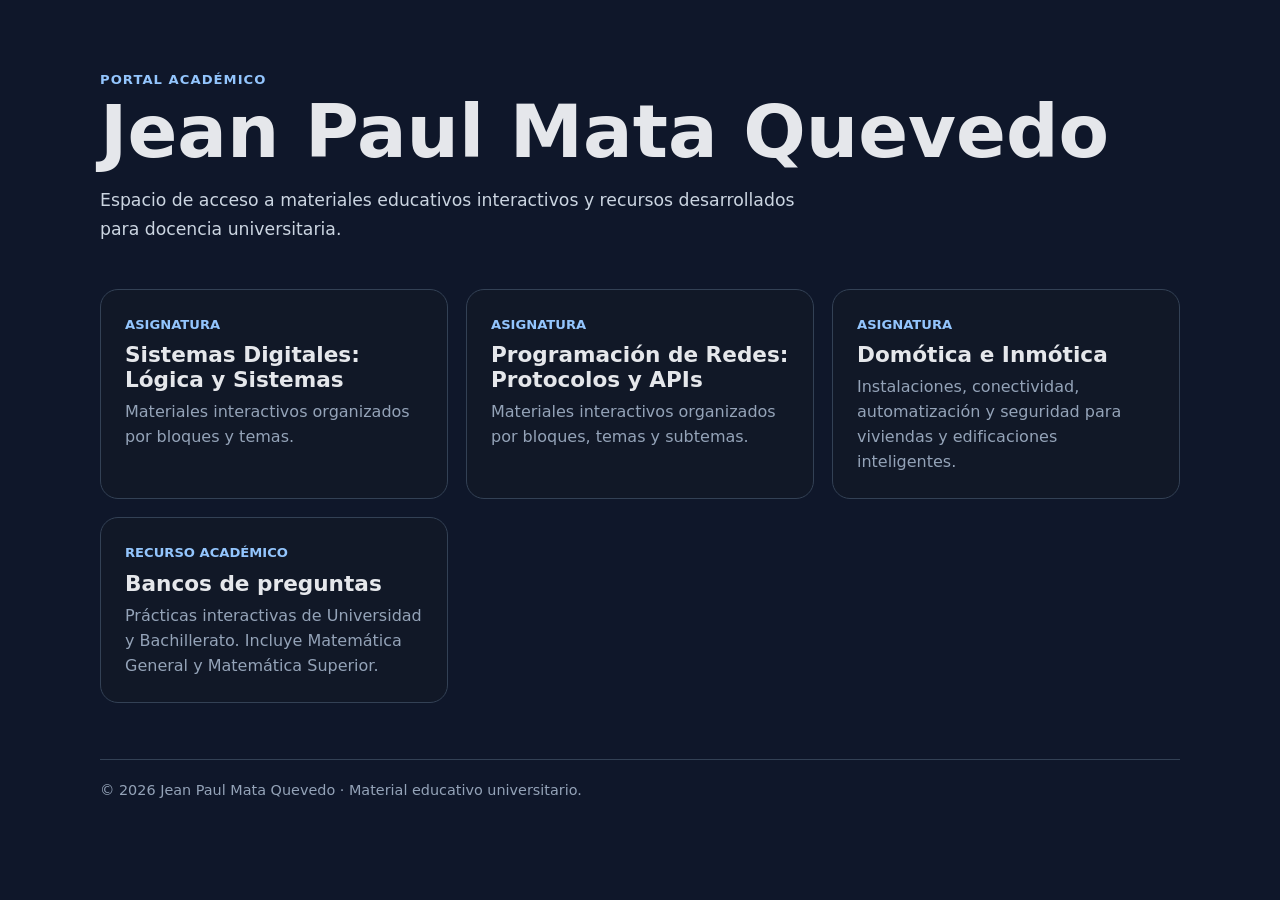
<file: index.html>
<!doctype html>
<html lang="es">
<head>
  <meta charset="utf-8">
  <meta name="viewport" content="width=device-width, initial-scale=1">
  <meta name="author" content="Jean Paul Mata Quevedo">
  <meta name="copyright" content="Jean Paul Mata Quevedo">
  <meta name="description" content="Portal académico y recursos docentes de Jean Paul Mata Quevedo.">
  <title>Jean Paul Mata Quevedo | Portal académico</title>
  <style>
    :root { color-scheme: light dark; font-family: Inter, system-ui, -apple-system, BlinkMacSystemFont, "Segoe UI", sans-serif; }
    * { box-sizing: border-box; }
    body { margin: 0; min-height: 100vh; background: #0f172a; color: #e5e7eb; }
    main { width: min(1080px, calc(100% - 32px)); margin: 0 auto; padding: 72px 0 48px; }
    .eyebrow { color: #93c5fd; font-weight: 700; letter-spacing: .08em; text-transform: uppercase; font-size: .82rem; }
    h1 { margin: .5rem 0 1rem; font-size: clamp(2.2rem, 6vw, 4.6rem); line-height: 1; }
    .intro { max-width: 720px; color: #cbd5e1; font-size: 1.08rem; line-height: 1.7; }
    .grid { display: grid; grid-template-columns: repeat(auto-fit, minmax(260px, 1fr)); gap: 18px; margin-top: 44px; }
    .card { display: block; padding: 24px; border: 1px solid #334155; border-radius: 18px; background: #111827; color: inherit; text-decoration: none; transition: transform .18s ease, border-color .18s ease; }
    .card:hover, .card:focus-visible { transform: translateY(-3px); border-color: #60a5fa; outline: none; }
    .card span { color: #93c5fd; font-size: .82rem; font-weight: 700; text-transform: uppercase; }
    .card h2 { margin: .6rem 0 .5rem; font-size: 1.35rem; }
    .card p { margin: 0; color: #94a3b8; line-height: 1.55; }
    footer { margin-top: 56px; padding-top: 22px; border-top: 1px solid #334155; color: #94a3b8; font-size: .9rem; }
  </style>
</head>
<body>
  <main>
    <div class="eyebrow">Portal académico</div>
    <h1>Jean Paul Mata Quevedo</h1>
    <p class="intro">Espacio de acceso a materiales educativos interactivos y recursos desarrollados para docencia universitaria.</p>

    <section class="grid" aria-label="Asignaturas">
      <a class="card" href="/sistemas-digitales-logica-sistemas/">
        <span>Asignatura</span>
        <h2>Sistemas Digitales: Lógica y Sistemas</h2>
        <p>Materiales interactivos organizados por bloques y temas.</p>
      </a>

      <a class="card" href="/programacion-redes-protocolos-apis/">
        <span>Asignatura</span>
        <h2>Programación de Redes: Protocolos y APIs</h2>
        <p>Materiales interactivos organizados por bloques, temas y subtemas.</p>
      </a>

      <a class="card" href="/domotica-inmotica/">
        <span>Asignatura</span>
        <h2>Domótica e Inmótica</h2>
        <p>Instalaciones, conectividad, automatización y seguridad para viviendas y edificaciones inteligentes.</p>
      </a>
      <a class="card" href="/bancos-preguntas/">
        <span>Recurso académico</span>
        <h2>Bancos de preguntas</h2>
        <p>Prácticas interactivas de Universidad y Bachillerato. Incluye Matemática General y Matemática Superior.</p>
      </a>
    </section>

    <footer>© 2026 Jean Paul Mata Quevedo · Material educativo universitario.</footer>
  </main>
</body>
</html>
</file>
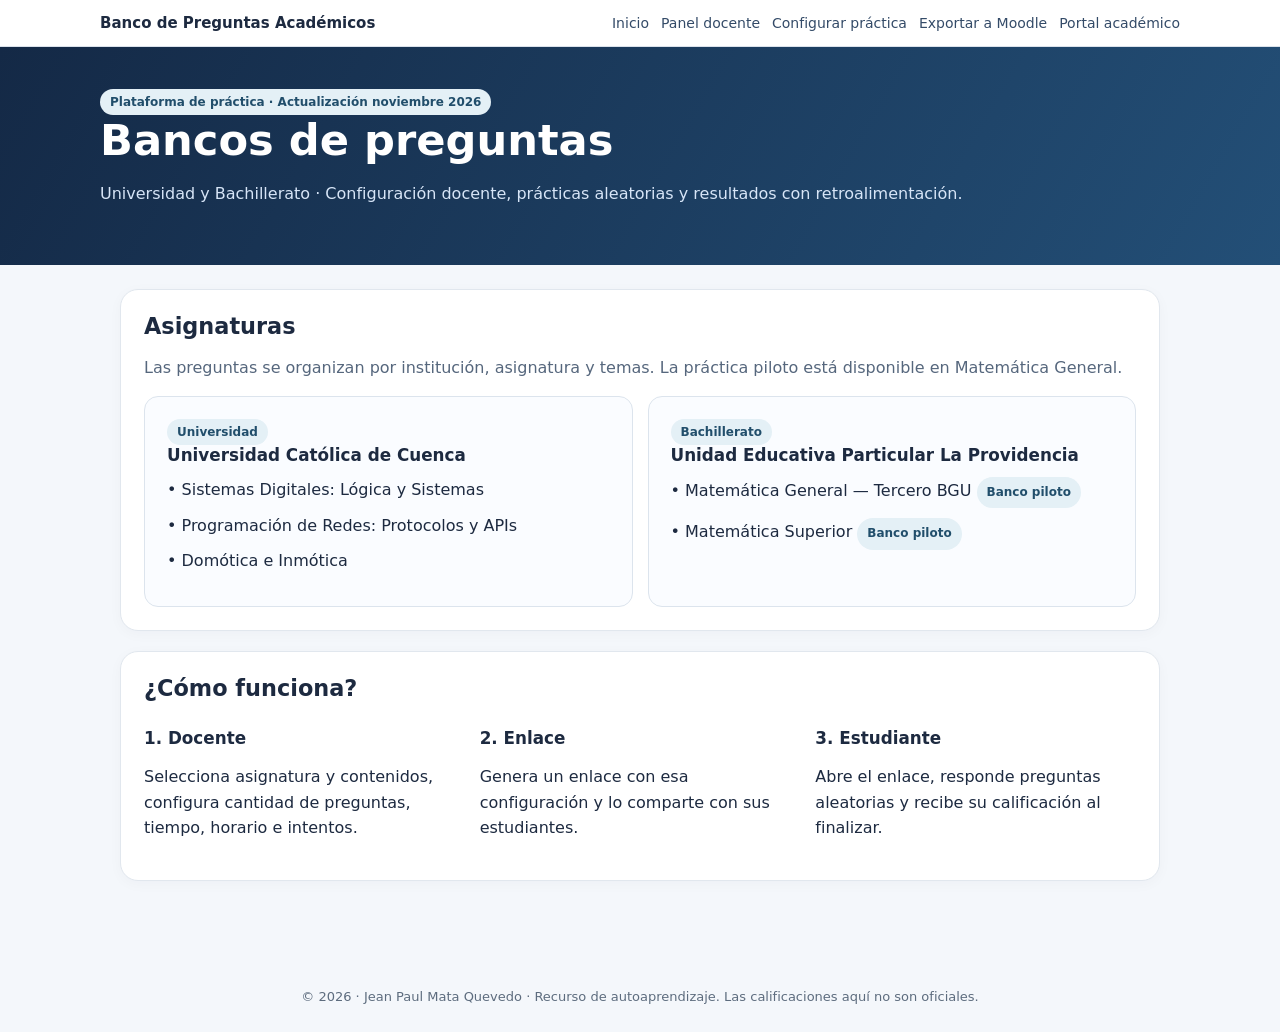
<file: bancos-preguntas/index.html>
<!doctype html>
<html lang="es"><head><meta charset="utf-8"><meta name="viewport" content="width=device-width,initial-scale=1">
<title>Bancos de preguntas académicos</title><meta name="robots" content="noindex">
<script>location.replace(new URL("app.html"+location.search+location.hash,location.href).href);</script>
</head><body style="font-family:system-ui,sans-serif;max-width:650px;margin:5rem auto;padding:1rem">
<h1>Bancos de preguntas académicos</h1><p>Abriendo la versión actualizada de la plataforma…</p>
<a href="./app.html">Entrar a la plataforma</a>
</body></html>
</file>
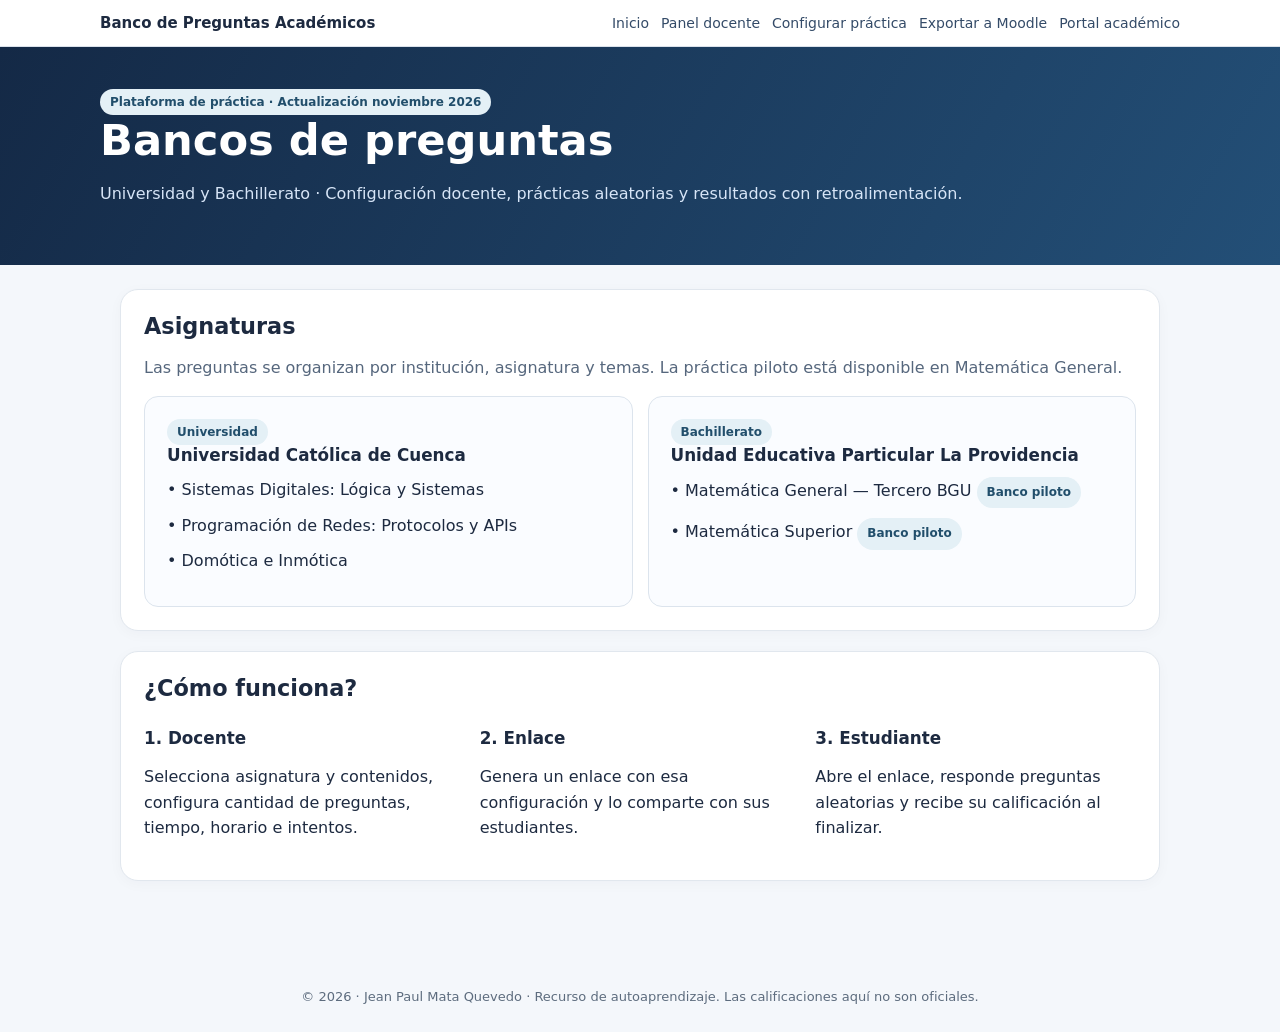
<file: bancos-preguntas/app.html>
<!doctype html>
<html lang="es"><head><meta charset="utf-8"><meta name="viewport" content="width=device-width,initial-scale=1">
<title>Banco de Preguntas | Portal académico</title><meta name="description" content="Autoevaluación y generación de prácticas académicas para universidad y bachillerato.">
<style>
:root{font-family:Inter,system-ui,-apple-system,"Segoe UI",sans-serif;color:#1d2a40;background:#f4f7fb}*{box-sizing:border-box}
body{margin:0}header{background:#fff;border-bottom:1px solid #dbe2eb;position:sticky;top:0;z-index:3}nav{max-width:1120px;margin:auto;padding:14px 20px;display:flex;justify-content:space-between;align-items:center;gap:12px}nav a{font-size:14px;color:#344b68;text-decoration:none}body.modo-estudiante #navInicio,body.modo-estudiante #navPanelDocente,body.modo-estudiante #navDocente,body.modo-estudiante #navExportar,body.modo-estudiante #navPortal{display:none}nav strong{font-size:15px}
.hero{background:linear-gradient(120deg,#142946,#234f77);color:white;padding:42px 20px}main{max-width:1080px;margin:auto;padding:24px 20px 60px}.hero>div{max-width:1080px;margin:auto}.hero p{color:#d7e5f7;line-height:1.6}h1{font-size:clamp(1.8rem,4vw,2.7rem);margin:0 0 9px}h2{font-size:1.4rem;margin:0 0 15px}h3{font-size:1.05rem;margin:12px 0}p{line-height:1.6}
.card{background:#fff;border:1px solid #e1e7ee;border-radius:18px;padding:23px;margin-bottom:20px;box-shadow:0 3px 14px #10264108}
.grid{display:grid;grid-template-columns:repeat(auto-fit,minmax(255px,1fr));gap:15px}.choice-card{border:1px solid #dce4ed;padding:22px;border-radius:14px;background:#fafcff}.choice-card h3{margin-top:0}
label{display:block;font-size:14px;font-weight:650;margin:0 0 7px}input,select{width:100%;border:1px solid #b7c5d5;border-radius:10px;padding:12px 11px;font:inherit;color:#1d2a40;background:white}input[type=checkbox],input[type=radio]{width:auto;accent-color:#1b638d}button,.btn{border:0;border-radius:11px;padding:12px 17px;background:#1d5a80;color:white;font:inherit;font-weight:650;cursor:pointer;text-decoration:none;display:inline-block}button:hover,.btn:hover{background:#124567}button:disabled{background:#91a2b4;cursor:not-allowed}.muted{color:#56677d}.small{font-size:13px}.flex{display:flex;gap:12px;flex-wrap:wrap;align-items:center}.field{margin-bottom:17px}.pill{display:inline-block;background:#e4f0f6;color:#214e6b;padding:6px 10px;border-radius:100px;font-size:12px;font-weight:650}.warn{background:#fff5dc;border:1px solid #edce77;border-radius:12px;padding:14px;margin:14px 0}.success{background:#e5f5eb;border:1px solid #b1dec4;border-radius:12px;padding:14px}.error{background:#fff0ee;border:1px solid #f1b7af;border-radius:12px;padding:14px}.hidden{display:none!important}
.checkline{display:flex;gap:8px;align-items:center;border:1px solid #e2e8ef;padding:10px;border-radius:9px;margin-bottom:7px;font-size:14px}
.topic-panel{border:1px solid #dce4ed;background:#fff;border-radius:13px;margin:10px 0;overflow:hidden}
.topic-panel summary{list-style:none;cursor:pointer;padding:16px 18px;background:#f5f8fb;display:flex;align-items:center;justify-content:space-between;gap:12px}
.topic-panel summary::-webkit-details-marker{display:none}
.topic-panel summary:focus-visible{outline:3px solid #397da2;outline-offset:-3px}
.topic-panel summary::after{content:"▾";font-weight:800;color:#426381}
.topic-panel[open] summary::after{content:"▴"}
.topic-panel-content{padding:15px 18px}
.topic-controls{display:flex;align-items:center;gap:9px;flex-wrap:wrap;margin-bottom:11px}
.topic-controls button{padding:8px 12px;font-size:13px}
.topic-status{font-size:12px;color:#536a80}
.topic-name{font-size:15px;font-weight:700}
.topic-header{display:flex;flex-direction:column;gap:5px;flex:1}
.topic-total{font-size:12px;color:#556b7f}
.topic-content-label{margin:12px 0 9px;font-weight:650;font-size:14px}
.topic-preview{font-size:12px;color:#526b82;font-weight:500}

.option{display:flex;gap:12px;align-items:flex-start;padding:14px;border:1px solid #d6e0eb;border-radius:10px;margin:10px 0;cursor:pointer}.option:has(input:checked){border-color:#246c97;background:#edf6fc}
.progress{height:8px;border-radius:8px;background:#e4eaf1;overflow:hidden;margin:18px 0}.progress>div{height:100%;width:0;background:#2e799b;transition:width .2s}.metric{display:inline-block;padding:10px 15px;border-radius:10px;background:#edf4fa;margin:4px 7px 8px 0}.correct{border-left:4px solid #288b53}.wrong{border-left:4px solid #d05a49}.neutral{border-left:4px solid #9babbc}.review{padding:16px 18px;margin:10px 0;background:#fbfcfe;border-radius:10px;border-top:1px solid #e0e7ef;border-right:1px solid #e0e7ef;border-bottom:1px solid #e0e7ef}
footer{text-align:center;padding:28px;color:#5d6c7e;font-size:13px}.stat{font-variant-numeric:tabular-nums}
@media(max-width:600px){.card{padding:17px}.hero{padding:30px 20px}nav{flex-wrap:wrap}.flex button{width:100%}}
</style></head><body>
<header><nav><strong>Banco de Preguntas Académicos</strong><div class="flex"><a href="#inicio" id="navInicio">Inicio</a><a href="panel-docente.html" id="navPanelDocente">Panel docente</a><a href="#docente" id="navDocente">Configurar práctica</a><a href="exportar-moodle.html" id="navExportar">Exportar a Moodle</a><a id="navPortal" href="https://jpaulmata80.github.io/">Portal académico</a></div></nav></header>
<div class="hero"><div><span class="pill">Plataforma de práctica · Actualización noviembre 2026</span><h1>Bancos de preguntas</h1><p>Universidad y Bachillerato · Configuración docente, prácticas aleatorias y resultados con retroalimentación.</p></div></div>
<main>
<section id="inicio">
<div class="card"><h2>Asignaturas</h2><p class="muted">Las preguntas se organizan por institución, asignatura y temas. La práctica piloto está disponible en Matemática General.</p><div class="grid" id="asignaturas"><p>Cargando asignaturas…</p></div></div>
<div class="card"><h2>¿Cómo funciona?</h2><div class="grid"><div><h3>1. Docente</h3><p>Selecciona asignatura y contenidos, configura cantidad de preguntas, tiempo, horario e intentos.</p></div><div><h3>2. Enlace</h3><p>Genera un enlace con esa configuración y lo comparte con sus estudiantes.</p></div><div><h3>3. Estudiante</h3><p>Abre el enlace, responde preguntas aleatorias y recibe su calificación al finalizar.</p></div></div></div>
</section>
<section id="docente" class="hidden">
<div class="card"><h2>Configuración docente</h2><p class="small"><a href="panel-docente.html">← Volver al panel docente</a></p><p class="small">¿Necesitas una evaluación oficial en Moodle? <a href="exportar-moodle.html">Exportar bancos a Moodle XML</a>. Puedes combinar asignaturas, temas y subtemas sin alterar las prácticas.</p><p class="muted">Este configurador no tiene acceso restringido: está pensado para preparar prácticas voluntarias, no exámenes oficiales. La configuración se incluye en el enlace.</p><p class="success small">Banco piloto seleccionado inicialmente: <strong>Matemática Superior — Ecuación de la Recta</strong>. Puedes cambiar la asignatura en los selectores inferiores.</p>
<form id="formConfig">
<div class="grid"><div class="field"><label for="institucion">Nivel educativo</label><select id="institucion" required></select></div><div class="field"><label for="asignatura">Asignatura</label><select id="asignatura" required></select></div></div>
<div class="field"><label for="titulo">Nombre de la práctica</label><input id="titulo" maxlength="90" value="Práctica de Ecuación de la Recta" required></div>
<div class="field"><label>Selecciona uno o varios temas/subtemas</label><p class="small muted">Abre un tema para elegir sus subtemas. Puedes combinar contenidos de distintos temas sin perder las selecciones al cerrar un panel.</p><div id="temas"><span class="muted">Selecciona la asignatura.</span></div></div>
<div class="grid"><div class="field"><label for="cantidad">Número de preguntas aleatorias</label><input id="cantidad" type="number" min="1" max="100" value="10" required></div><div class="field"><label for="segundos">Tiempo por pregunta (segundos)</label><input id="segundos" type="number" min="15" max="1800" value="180" required></div></div>
<div class="grid"><div class="field"><label for="inicioFecha">Inicio disponible (hora de Ecuador)</label><input id="inicioFecha" type="datetime-local"></div><div class="field"><label for="finFecha">Fin disponible (hora de Ecuador)</label><input id="finFecha" type="datetime-local"></div></div>
<div class="grid"><div class="field"><label for="intentos">Intentos</label><select id="intentos"><option value="0">Ilimitados</option><option value="1">1 intento por navegador</option><option value="2">2 intentos por navegador</option><option value="3">3 intentos por navegador</option></select></div><div class="field"><label for="feedback">Retroalimentación</label><select id="feedback"><option value="final">Al finalizar</option></select></div></div>
<div id="estadoBanco" class="small muted" aria-live="polite"></div><div id="msgConfig" aria-live="polite"></div><button type="submit">Generar enlace de práctica</button>
</form><div id="resultadoLink" class="hidden success"><strong>Enlace generado</strong><p class="small">Copia y comparte este enlace compacto con tus estudiantes. Incluye la configuración de la práctica, sin publicar sus nombres completos de temas y subtemas en la dirección.</p><input id="link" readonly aria-label="Enlace de práctica"><p id="linkInfo" class="small muted" aria-live="polite"></p><div class="flex" style="margin-top:10px"><button type="button" id="copiar">Copiar enlace</button><a class="btn" id="probar" href="#">Abrir práctica</a></div></div>
</div>
</section>
<section id="estudiante" class="hidden">
<div class="card" id="introPractica"><h2 id="practicaTitulo">Práctica</h2><p id="practicaAsignatura" class="muted"></p><div id="resumenPractica"></div><div id="avisoFecha"></div><button id="comenzar" disabled>Iniciar práctica</button></div>
<div class="card hidden" id="preguntaCard"><div class="flex" style="justify-content:space-between"><span id="numeroPregunta" class="pill"></span><span id="reloj" class="pill stat" aria-live="polite"></span></div><div class="progress"><div id="barra"></div></div><h2 id="enunciado"></h2><div id="opciones"></div><div class="flex"><button id="siguiente" type="button">Siguiente pregunta</button><button id="terminarAhora" type="button" style="background:#eef2f7;color:#2b4663;border:1px solid #c4d0dc">Terminar repaso</button></div><p class="small muted">Si se agota el tiempo, se registra como omitida y continúa automáticamente.</p></div>
<div class="card hidden" id="resultadoCard"><h2>Resultado de tu práctica</h2><div id="resumenResultado"></div><h3>Revisión de respuestas</h3><div id="revision"></div><div class="flex"><button id="reintentar">Hacer otro intento</button><button id="volver" type="button">Finalizar repaso</button></div></div>
<div class="card hidden" id="finRepaso" aria-live="polite">
 <div style="font-size:42px" aria-hidden="true">✓</div>
 <h2>Fin del repaso</h2>
 <p id="finMensaje" class="muted">Has finalizado tu sesión de práctica.</p>
 <div id="finResumen"></div>
 <p class="small muted">Gracias por dedicar tiempo a tu aprendizaje. Puedes cerrar esta pestaña; no es necesario volver a la página principal.</p>
 <div class="flex"><button id="revisarUltimo" type="button" class="hidden">Revisar último resultado</button><button id="otroIntento" type="button" class="hidden">Hacer otro intento</button></div>
</div>
</section>
</main><footer>© 2026 · Jean Paul Mata Quevedo · Recurso de autoaprendizaje. Las calificaciones aquí no son oficiales.</footer>
<script>
"use strict";
const $=id=>document.getElementById(id), BASE=new URL("./",location.href), TZ="America/Guayaquil";
let catalog, banco=[],instancias=[],cfg=null,actual=0,clock=null,remaining=0,entries=[],locked=false;
let prevIds=[],lastSummary=null,hasReviewInSession=false;
const esc=x=>String(x??"").replace(/[&<>"']/g,m=>({"&":"&amp;","<":"&lt;",">":"&gt;",'"':"&quot;","'":"&#39;"}[m]));
const setMsg=(id,msg,klass="warn")=>{$(id).innerHTML=msg?'<div class="'+klass+'">'+esc(msg)+'</div>':""};
const getSubject=id=>catalog.instituciones.flatMap(i=>i.asignaturas.map(a=>({...a,nivel:i.id,institucion:i.nombre}))).find(a=>a.id===id);
const safeInt=(v,lo,hi)=>{let n=Number(v);return Number.isInteger(n)&&n>=lo&&n<=hi?n:null};
function utcFromEcuador(s){if(!s)return null;if(!/^\d{4}-\d\d-\d\dT\d\d:\d\d$/.test(s))throw Error("Fecha inválida");let d=new Date(s+":00-05:00");if(!Number.isFinite(d.getTime()))throw Error("Fecha inválida");return d.getTime()}
function formatDate(ms){return new Intl.DateTimeFormat("es-EC",{timeZone:TZ,dateStyle:"medium",timeStyle:"short"}).format(ms)}
function shuffle(a){const out=[...a];for(let i=out.length-1;i>0;i--){let j=crypto.getRandomValues(new Uint32Array(1))[0]%(i+1);[out[i],out[j]]=[out[j],out[i]]}return out}
function encode(o){const bytes=new TextEncoder().encode(JSON.stringify(o));let s="";for(const x of bytes)s+=String.fromCharCode(x);return btoa(s).replace(/\+/g,"-").replace(/\//g,"_").replace(/=+$/,"")}
function decode(s){if(s.length>12000)throw Error("Enlace demasiado largo");const t=atob(s.replace(/-/g,"+").replace(/_/g,"/"));return JSON.parse(new TextDecoder().decode(Uint8Array.from(t,c=>c.charCodeAt(0))))}

// Link v2: compact, URL-safe and self-contained. Legacy Base64 JSON links still work.
const SUBJECT_SHORT_CODES={
 "matematica-general":"g",
 "matematica-superior":"s",
 "sistemas-digitales":"d",
 "programacion-redes":"r",
 "domotica-inmotica":"i"
};
function shortSubject(id){return SUBJECT_SHORT_CODES[id]||("x"+encode(id))}
function longSubject(code){
 if(code.startsWith("x")){const id=decode(code.slice(1));if(typeof id!=="string")throw Error("Asignatura del enlace inválida");return id}
 const id=Object.keys(SUBJECT_SHORT_CODES).find(k=>SUBJECT_SHORT_CODES[k]===code);
 if(!id)throw Error("Código de asignatura no reconocido");
 return id;
}
function hashTopic(text){
 let hash=2166136261;
 for(const byte of new TextEncoder().encode(text)){
  hash=Math.imul(hash^byte,16777619);
 }
 return (hash>>>0).toString(36);
}
function shortTimestamp(ms){return ms===null?"_":ms.toString(36)}
function longTimestamp(token){
 if(token==="_")return null;
 if(!/^[0-9a-z]{1,12}$/.test(token))throw Error("Fecha compacta inválida");
 const time=parseInt(token,36);
 if(!Number.isSafeInteger(time)||time<0)throw Error("Fecha del enlace inválida");
 return time;
}
function compactSubjectFromParam(param){
 const fields=String(param).split(".");
 if(fields.length!==9||fields[0]!=="2")throw Error("Formato compacto no reconocido");
 return longSubject(fields[1]);
}
function encodeCompact(c){
 const hashed=c.temas.map(hashTopic);
 if(new Set(hashed).size!==hashed.length)throw Error("Se detectó un conflicto en los códigos de subtemas; no es posible generar este enlace.");
 return ["2",shortSubject(c.a),encode(c.t),hashed.join("-"),c.n.toString(36),c.s.toString(36),shortTimestamp(c.ini),shortTimestamp(c.fin),c.l.toString(36)].join(".");
}
function decodeCompact(param,list){
 if(typeof param!=="string"||param.length>4000)throw Error("El enlace compacto no es válido o es demasiado largo");
 const fields=param.split(".");
 if(fields.length!==9||fields[0]!=="2"||!Array.isArray(list))throw Error("Formato de enlace inválido");
 const [version,subjectCode,titleToken,topicTokens,countToken,secondsToken,beginToken,endToken,attemptToken]=fields;
 const subjectId=longSubject(subjectCode);
 if(!titleToken||!topicTokens||!countToken||!secondsToken||!attemptToken)throw Error("El enlace está incompleto");
 const names=[...new Set(list.map(q=>q.tema+"::"+(q.subtema||"General")))];
 const codes=new Map();
 for(const name of names){
  const id=hashTopic(name);
  if(codes.has(id)&&codes.get(id)!==name)throw Error("Hay subtemas con códigos coincidentes en el banco. Solicita un nuevo enlace.");
  codes.set(id,name);
 }
 const inputHashes=topicTokens.split("-");
 if(inputHashes.some(h=>!/^[0-9a-z]{1,7}$/.test(h))||new Set(inputHashes).size!==inputHashes.length)throw Error("Códigos de temas inválidos");
 const temas=inputHashes.map(hash=>{
  const name=codes.get(hash);
  if(!name)throw Error("El enlace hace referencia a un subtema que ya no existe en el banco");
  return name;
 });
 const readSmall=(value,field)=>{
  if(!/^[0-9a-z]{1,5}$/.test(value))throw Error(field+" inválido");
  return parseInt(value,36);
 };
 const title=decode(titleToken);
 if(typeof title!=="string")throw Error("Título del enlace inválido");
 const c={v:1,a:subjectId,t:title,temas,n:readSmall(countToken,"Cantidad"),s:readSmall(secondsToken,"Tiempo"),ini:longTimestamp(beginToken),fin:longTimestamp(endToken),l:readSmall(attemptToken,"Intentos")};
 return validateCfg(c);
}

async function loadBank(asig){const a=getSubject(asig);if(!a)throw Error("Asignatura no válida");const url=new URL(a.archivo,BASE);const response=await fetch(url,{cache:"no-store"});if(!response.ok)throw Error("No se pudo cargar el banco");const j=await response.json();if(!Array.isArray(j.preguntas))throw Error("Formato de banco inválido");return j.preguntas}
function show(s){for(const id of ["inicio","docente","estudiante"])$(id).classList.toggle("hidden",id!==s);document.body.classList.toggle("modo-estudiante",s==="estudiante");window.scrollTo({top:0,behavior:"instant"})}
function fillInstituciones(){
 $("institucion").innerHTML=catalog.instituciones.map(i=>'<option value="'+esc(i.id)+'">'+esc(i.nombre)+" — "+esc(i.institucion)+"</option>").join("");
 $("institucion").value="bachillerato";
 fillAsignaturas("matematica-superior");
}
function fillAsignaturas(preferred){
 const i=catalog.instituciones.find(x=>x.id===$("institucion").value);
 $("asignatura").innerHTML=i.asignaturas.map(a=>'<option value="'+esc(a.id)+'">'+esc(a.nombre)+"</option>").join("");
 if(preferred&&i.asignaturas.some(a=>a.id===preferred))$("asignatura").value=preferred;
 refreshTemas();
}
function syncPracticeTitle(){
 const names={"matematica-superior":"Práctica de Ecuación de la Recta","matematica-general":"Práctica de Radicales"};
 const a=getSubject($("asignatura").value);
 $("titulo").value=names[a?.id]||("Práctica de "+(a?.nombre||"la asignatura")).slice(0,90);
}
let currentLoad=0;
async function refreshTemas(){
 const loadNumber=++currentLoad;
 const id=$("asignatura").value, subject=getSubject(id);
 syncPracticeTitle();
 banco=[];
 $("temas").textContent="Cargando temas y subtemas de "+(subject?.nombre||"la asignatura")+"…";
 $("estadoBanco").textContent="";
 $("resultadoLink").classList.add("hidden");
 try{
  const list=await loadBank(id);
  if(loadNumber!==currentLoad||id!==$("asignatura").value)return;
  banco=list;
  const group=[...new Set(list.map(q=>q.tema))].sort((a,b)=>a.localeCompare(b,"es"));
  if(!group.length){
   $("temas").innerHTML='<div class="warn">La asignatura <strong>'+esc(subject.nombre)+'</strong> todavía no contiene preguntas. Para probar el sistema, selecciona <strong>Bachillerato → Matemática Superior</strong>.</div>';
   $("estadoBanco").textContent="Banco de "+subject.nombre+": 0 preguntas.";
   return;
  }
  $("temas").innerHTML='<div class="topic-controls"><button type="button" id="clearTopics">Limpiar selección</button><span class="topic-status" id="topicSummary">0 subtemas seleccionados</span></div>'+
   group.map((t,i)=>{
    const qs=list.filter(q=>q.tema===t);
    const subs=[...new Set(qs.map(q=>q.subtema||"General"))].sort((a,b)=>a.localeCompare(b,"es"));
    return '<details class="topic-panel" '+(group.length===1?'open':'')+'><summary><span class="topic-header"><span class="topic-name">'+esc(t)+'</span><span class="topic-total">'+qs.length+' preguntas disponibles</span><span class="topic-preview" data-topic-summary="'+esc(t)+'">0 de '+subs.length+' subtemas seleccionados</span></span></summary>'+
     '<div class="topic-panel-content"><label class="checkline"><input type="checkbox" class="topic-all" data-parent="'+esc(t)+'"> <strong>Seleccionar todo este tema</strong></label>'+
     '<div>'+subs.map(sub=>'<label class="checkline"><input type="checkbox" name="tema" data-parent="'+esc(t)+'" value="'+esc(t+"::"+sub)+'"> '+esc(sub)+' ('+qs.filter(q=>(q.subtema||"General")===sub).length+' preguntas)</label>').join("")+'</div></div></details>';
   }).join("");
  $("clearTopics").addEventListener("click",()=>{
   document.querySelectorAll('input[name="tema"],.topic-all').forEach(c=>{c.checked=false;c.indeterminate=false});
   updateSelectedCount();
  });
  updateSelectedCount();
 }catch(e){
   if(loadNumber!==currentLoad)return;
   banco=[];
   $("temas").innerHTML='<div class="error">No se pudo cargar el banco de '+esc(subject?.nombre||"esta asignatura")+': '+esc(e.message)+'</div>';
   $("estadoBanco").textContent="Comprueba la conexión y vuelve a seleccionar la asignatura.";
 }
}
function updateSelectedCount(){
 const checks=[...document.querySelectorAll('input[name="tema"]')];
 const selected=checks.filter(x=>x.checked).map(x=>x.value);
 const count=banco.filter(q=>matchContent(q,selected)).length;
 const a=getSubject($("asignatura").value);
 $("estadoBanco").textContent="Asignatura: "+(a?.nombre||"—")+" · "+banco.length+" preguntas en el banco · "+count+" preguntas seleccionadas.";
 const summary=$("topicSummary");
 if(summary)summary.textContent=selected.length+" subtemas seleccionados · "+count+" preguntas disponibles";
 document.querySelectorAll(".topic-all").forEach(parent=>{
  const related=checks.filter(c=>c.dataset.parent===parent.dataset.parent);
  const marked=related.filter(c=>c.checked).length;
  parent.checked=related.length>0&&marked===related.length;
  parent.indeterminate=marked>0&&marked<related.length;
  const line=[...document.querySelectorAll("[data-topic-summary]")].find(el=>el.dataset.topicSummary===parent.dataset.parent);
  if(line)line.textContent=marked+" de "+related.length+" subtemas seleccionados";
 });
}
function onTopicsChange(event){
 const el=event.target;
 if(el.classList.contains("topic-all")){
  document.querySelectorAll('input[name="tema"]').forEach(c=>{if(c.dataset.parent===el.dataset.parent)c.checked=el.checked});
 }else if(el.name!=="tema")return;
 updateSelectedCount();
}
function renderCatalog(){
 $("asignaturas").innerHTML=catalog.instituciones.map(i=>'<div class="choice-card"><span class="pill">'+esc(i.nombre)+'</span><h3>'+esc(i.institucion)+'</h3>'+i.asignaturas.map(a=>'<p style="margin:10px 0">• '+esc(a.nombre)+(["matematica-general","matematica-superior"].includes(a.id)?' <span class="pill">Banco piloto</span>':'')+'</p>').join("")+'</div>').join("");
}
function validateCfg(c){
 if(!c||c.v!==1||!getSubject(c.a))throw Error("Selecciona una asignatura válida.");
 if(typeof c.t!=="string"||!c.t.trim()||c.t.length>90)throw Error("Escribe un nombre de práctica de 1 a 90 caracteres.");
 if(!Array.isArray(c.temas)||c.temas.length<1)throw Error("Selecciona al menos un subtema para la práctica.");
 if(c.temas.length>50)throw Error("Puedes seleccionar un máximo de 50 subtemas por práctica.");
 if(c.temas.some(x=>typeof x!=="string"||!x.trim()||x.length>300))throw Error("Uno de los nombres de los subtemas no es válido. Revisa los contenidos seleccionados.");
 if(safeInt(c.n,1,100)===null)throw Error("El número de preguntas debe estar entre 1 y 100.");
 if(safeInt(c.s,15,1800)===null)throw Error("El tiempo por pregunta debe estar entre 15 y 1800 segundos.");
 if(safeInt(c.l,0,3)===null)throw Error("Selecciona una cantidad válida de intentos.");
 if(c.ini!==null&&(!Number.isInteger(c.ini)||c.ini<0))throw Error("La fecha de inicio no es válida.");
 if(c.fin!==null&&(!Number.isInteger(c.fin)||c.fin<0))throw Error("La fecha de cierre no es válida.");
 if(c.ini!==null&&c.fin!==null&&c.fin<=c.ini)throw Error("La fecha de cierre debe ser posterior al inicio.");
 return c;
}
function matchContent(q,items){return items.includes(q.tema)||items.includes(q.tema+"::"+(q.subtema||"General"))}
function practiceUrl(c){let u=new URL("app.html",BASE);u.searchParams.set("p",encodeCompact(c));return u.href}
function submitConfig(e){e.preventDefault();setMsg("msgConfig","");$("resultadoLink").classList.add("hidden");try{
 const temas=[...document.querySelectorAll('input[name="tema"]:checked')].map(x=>x.value);
 const c=validateCfg({v:1,a:$("asignatura").value,t:$("titulo").value.trim(),temas,n:Number($("cantidad").value),s:Number($("segundos").value),ini:utcFromEcuador($("inicioFecha").value),fin:utcFromEcuador($("finFecha").value),l:Number($("intentos").value)});
 const total=banco.filter(q=>matchContent(q,temas)).length;if(total<c.n)throw Error("Hay "+total+" preguntas disponibles para esta selección. Reduce la cantidad o agrega más preguntas al banco.");
 const url=practiceUrl(c);$("link").value=url;$("probar").href=url;$("linkInfo").textContent="Enlace compacto: "+url.length+" caracteres. Mantiene los datos de la práctica sin depender de acortadores externos.";$("resultadoLink").classList.remove("hidden");$("resultadoLink").scrollIntoView({behavior:"smooth"});
}catch(err){setMsg("msgConfig",err.message,"error")}}
function countKey(c){return "sbpa_attempt_"+encode(c)}
function lastKey(c){return "sbpa_last_"+encode(c)}
function registerAttempt(){try{localStorage.setItem(countKey(cfg),String(countAttempts()+1))}catch{}}
function countAttempts(){try{return Number(localStorage.getItem(countKey(cfg))||0)}catch{return 0}}
function isAvailable(){const now=Date.now();if(cfg.ini!==null&&now<cfg.ini)return {ok:false,msg:"La práctica se habilitará el "+formatDate(cfg.ini)+" (hora de Ecuador)."};if(cfg.fin!==null&&now>cfg.fin)return {ok:false,msg:"La práctica finalizó el "+formatDate(cfg.fin)+" (hora de Ecuador)."};if(cfg.l>0&&countAttempts()>=cfg.l)return {ok:false,msg:"Has alcanzado el número máximo de intentos permitido en este navegador."};return {ok:true,msg:""}}
function intro(){if(cfg.l>0&&countAttempts()>=cfg.l)return showEnd("limite");const a=getSubject(cfg.a);$("practicaTitulo").textContent=cfg.t;$("practicaAsignatura").textContent=a.institucion+" · "+a.nombre;$("resumenPractica").innerHTML='<div class="metric">'+cfg.n+' preguntas aleatorias</div><div class="metric">'+Math.round(cfg.s/60*10)/10+' min/pregunta</div><div class="metric">'+(cfg.l===0?"Intentos ilimitados":cfg.l+" intento(s) en este navegador")+'</div><p class="muted">Temas: '+cfg.temas.map(esc).join(", ")+'</p><p class="small muted">Inicio: '+(cfg.ini===null?"Inmediato":formatDate(cfg.ini))+' · Fin: '+(cfg.fin===null?"Sin fecha de cierre":formatDate(cfg.fin))+'</p><p class="small muted">Las respuestas y explicaciones se mostrarán al finalizar.</p>';
 let avail=isAvailable();const eligible=banco.filter(q=>matchContent(q,cfg.temas));$("comenzar").disabled=!avail.ok||eligible.length<cfg.n;
 $("avisoFecha").innerHTML=avail.msg?'<div class="warn">'+esc(avail.msg)+'</div>':eligible.length<cfg.n?'<div class="warn">Se encontraron '+eligible.length+' preguntas de '+cfg.n+' necesarias para esta práctica. Comprueba la selección y vuelve a generar el enlace desde Configuración docente.</div>':'<div class="success">Práctica disponible. Puedes comenzar.</div>';
 $("introPractica").classList.remove("hidden");$("preguntaCard").classList.add("hidden");$("resultadoCard").classList.add("hidden");$("finRepaso").classList.add("hidden");}
function clearClock(){if(clock!==null){clearInterval(clock);clock=null}}
function start(){if(!isAvailable().ok)return intro();hasReviewInSession=false;
 const eligible=banco.filter(q=>matchContent(q,cfg.temas));if(eligible.length<cfg.n)return intro();
 // Exclude previous attempt when sufficient alternatives exist.
 let pool=eligible.filter(q=>!prevIds.includes(q.id));if(pool.length<cfg.n)pool=eligible;
 instancias=shuffle(pool).slice(0,cfg.n).map(q=>({...q,opciones:shuffle(q.opciones)}));prevIds=instancias.map(q=>q.id);
 entries=instancias.map(q=>({respuesta:null,agotada:false}));actual=0;$("introPractica").classList.add("hidden");$("resultadoCard").classList.add("hidden");$("finRepaso").classList.add("hidden");$("preguntaCard").classList.remove("hidden");renderPregunta();}
function renderPregunta(){clearClock();locked=false;remaining=cfg.s;const q=instancias[actual];$("numeroPregunta").textContent="Pregunta "+(actual+1)+" de "+cfg.n;$("barra").style.width=(actual/cfg.n*100)+"%";$("enunciado").textContent=q.enunciado;
 $("opciones").innerHTML=q.opciones.map(o=>'<label class="option"><input type="radio" name="respuesta" value="'+esc(o.id)+'"> <span>'+esc(o.texto)+'</span></label>').join("");
 $("siguiente").textContent=actual===cfg.n-1?"Finalizar práctica":"Siguiente pregunta";$("reloj").textContent=remaining+" s";
 let deadline=Date.now()+cfg.s*1000;clock=setInterval(()=>{remaining=Math.max(0,Math.ceil((deadline-Date.now())/1000));$("reloj").textContent=remaining+" s";if(remaining===0){entries[actual].agotada=true;advance()}},200)}
function advance(){if(locked)return;locked=true;const checked=document.querySelector('input[name="respuesta"]:checked');entries[actual].respuesta=checked?checked.value:null;clearClock();if(actual>=cfg.n-1){finish()}else{actual++;renderPregunta()}}
function finish(){clearClock();$("preguntaCard").classList.add("hidden");$("resultadoCard").classList.remove("hidden");
 let aciertos=0,omisiones=0;const revisions=instancias.map((q,i)=>{const r=entries[i];let ok=r.respuesta===q.respuesta;if(ok)aciertos++;if(!r.respuesta)omisiones++;return {q,r,ok}});
 let nota=(aciertos/cfg.n*10).toFixed(2);lastSummary={nota,aciertos,total:cfg.n,fecha:Date.now()};hasReviewInSession=true;$("resumenResultado").innerHTML='<div class="metric"><strong>'+nota+'/10</strong> nota referencial</div><div class="metric">'+aciertos+' aciertos</div><div class="metric">'+(cfg.n-aciertos-omisiones)+' errores</div><div class="metric">'+omisiones+' omisiones</div><p>Resultado: '+Math.round(aciertos/cfg.n*100)+'% de respuestas correctas.</p>';
 $("revision").innerHTML=revisions.map((v,i)=>'<article class="review '+(v.ok?"correct":v.r.respuesta?"wrong":"neutral")+'"><strong>'+(i+1)+'. '+esc(v.q.enunciado)+'</strong><p class="small">'+(v.ok?"Respuesta correcta":v.r.agotada?"Tiempo agotado":v.r.respuesta?"Respuesta incorrecta":"Sin responder")+'</p><p class="small">Tu respuesta: '+esc(v.r.respuesta?v.q.opciones.find(o=>o.id===v.r.respuesta)?.texto:"Omitida")+'</p><p class="small">Respuesta correcta: <strong>'+esc(v.q.opciones.find(o=>o.id===v.q.respuesta)?.texto)+'</strong></p><p class="small muted">'+esc(v.q.explicacion)+'</p></article>').join("");
 registerAttempt();
 try{localStorage.setItem(lastKey(cfg),JSON.stringify(lastSummary))}catch{}
 const disponible=isAvailable();
 $("reintentar").disabled=!disponible.ok;
 $("volver").textContent=cfg.l>0&&countAttempts()>=cfg.l?"Finalizar repaso (sin intentos restantes)":"Finalizar repaso";
 $("resultadoCard").scrollIntoView({behavior:"smooth"});
}
function showEnd(motivo){
 clearClock();
 $("introPractica").classList.add("hidden");
 $("preguntaCard").classList.add("hidden");
 $("resultadoCard").classList.add("hidden");
 $("finRepaso").classList.remove("hidden");
 const messages={
  finalizado:"Has terminado esta sesión de práctica. Puedes cerrar esta pestaña cuando desees.",
  limite:"Has utilizado todos los intentos permitidos para esta práctica en este navegador.",
  voluntario:"Has decidido terminar el repaso antes de completar todas las preguntas. Este intento se registra como utilizado."
 };
 $("finMensaje").textContent=messages[motivo]||messages.finalizado;
 const count=countAttempts();
 const summary=motivo!=="voluntario"?lastSummary:null;
 $("finResumen").innerHTML=(summary?
  '<div class="metric"><strong>Última nota: '+esc(summary.nota)+'/10</strong></div><div class="metric">'+esc(summary.aciertos)+' de '+esc(summary.total)+' respuestas correctas</div>':"")+
  '<p class="small muted">Intentos utilizados en este navegador: '+count+(cfg.l>0?" de "+cfg.l:" (ilimitados)")+'.</p>';
 $("revisarUltimo").classList.toggle("hidden",!hasReviewInSession||motivo==="voluntario");
 $("otroIntento").classList.toggle("hidden",!isAvailable().ok);
 $("finRepaso").scrollIntoView({behavior:"smooth"});
}
function endEarly(){
 if(!confirm("¿Terminar el repaso ahora? Este intento contará como utilizado y no recibirás una calificación de las preguntas pendientes."))return;
 registerAttempt();
 showEnd("voluntario");
}

async function init(){try{const response=await fetch(new URL("datos/catalogo.json",BASE),{cache:"no-store"});if(!response.ok)throw Error("No se pudo cargar el catálogo");catalog=await response.json();renderCatalog();const param=new URLSearchParams(location.search).get("p");if(!param)fillInstituciones();$("institucion").addEventListener("change",()=>fillAsignaturas());$("asignatura").addEventListener("change",refreshTemas);$("temas").addEventListener("change",onTopicsChange);$("formConfig").addEventListener("submit",submitConfig);$("copiar").addEventListener("click",async()=>{try{await navigator.clipboard.writeText($("link").value);$("copiar").textContent="¡Copiado!"}catch{$("link").select();$("copiar").textContent="Selecciona y copia el enlace"}});$("siguiente").addEventListener("click",advance);$("terminarAhora").addEventListener("click",endEarly);$("comenzar").addEventListener("click",start);$("reintentar").addEventListener("click",()=>{if(!isAvailable().ok)return showEnd("limite");start()});$("volver").addEventListener("click",()=>showEnd("finalizado"));$("revisarUltimo").addEventListener("click",()=>{$("finRepaso").classList.add("hidden");$("resultadoCard").classList.remove("hidden");$("resultadoCard").scrollIntoView({behavior:"smooth"})});$("otroIntento").addEventListener("click",()=>{if(!isAvailable().ok)return showEnd("limite");start()});$("navInicio").addEventListener("click",()=>{if(clock!==null&& !confirm("¿Abandonar este intento?"))return;clearClock();show("inicio")});$("navDocente").addEventListener("click",()=>{if(clock!==null&& !confirm("¿Abandonar este intento?"))return;clearClock();show("docente")});
 if(param){if(param.startsWith("2.")){const subject=compactSubjectFromParam(param);banco=await loadBank(subject);cfg=decodeCompact(param,banco);}else{cfg=validateCfg(decode(param));banco=await loadBank(cfg.a);}try{const item=JSON.parse(localStorage.getItem(lastKey(cfg))||"null");if(item&&Number.isFinite(Number(item.nota))&&Number.isInteger(item.aciertos))lastSummary=item}catch{}show("estudiante");intro();}else if(location.hash==="#docente")show("docente");else show("inicio");
 }catch(e){$("asignaturas").innerHTML='<div class="error">Error: '+esc(e.message)+'. Comprueba el enlace o recarga la página.</div>';show("inicio")}}
init();
</script></body></html>
</file>
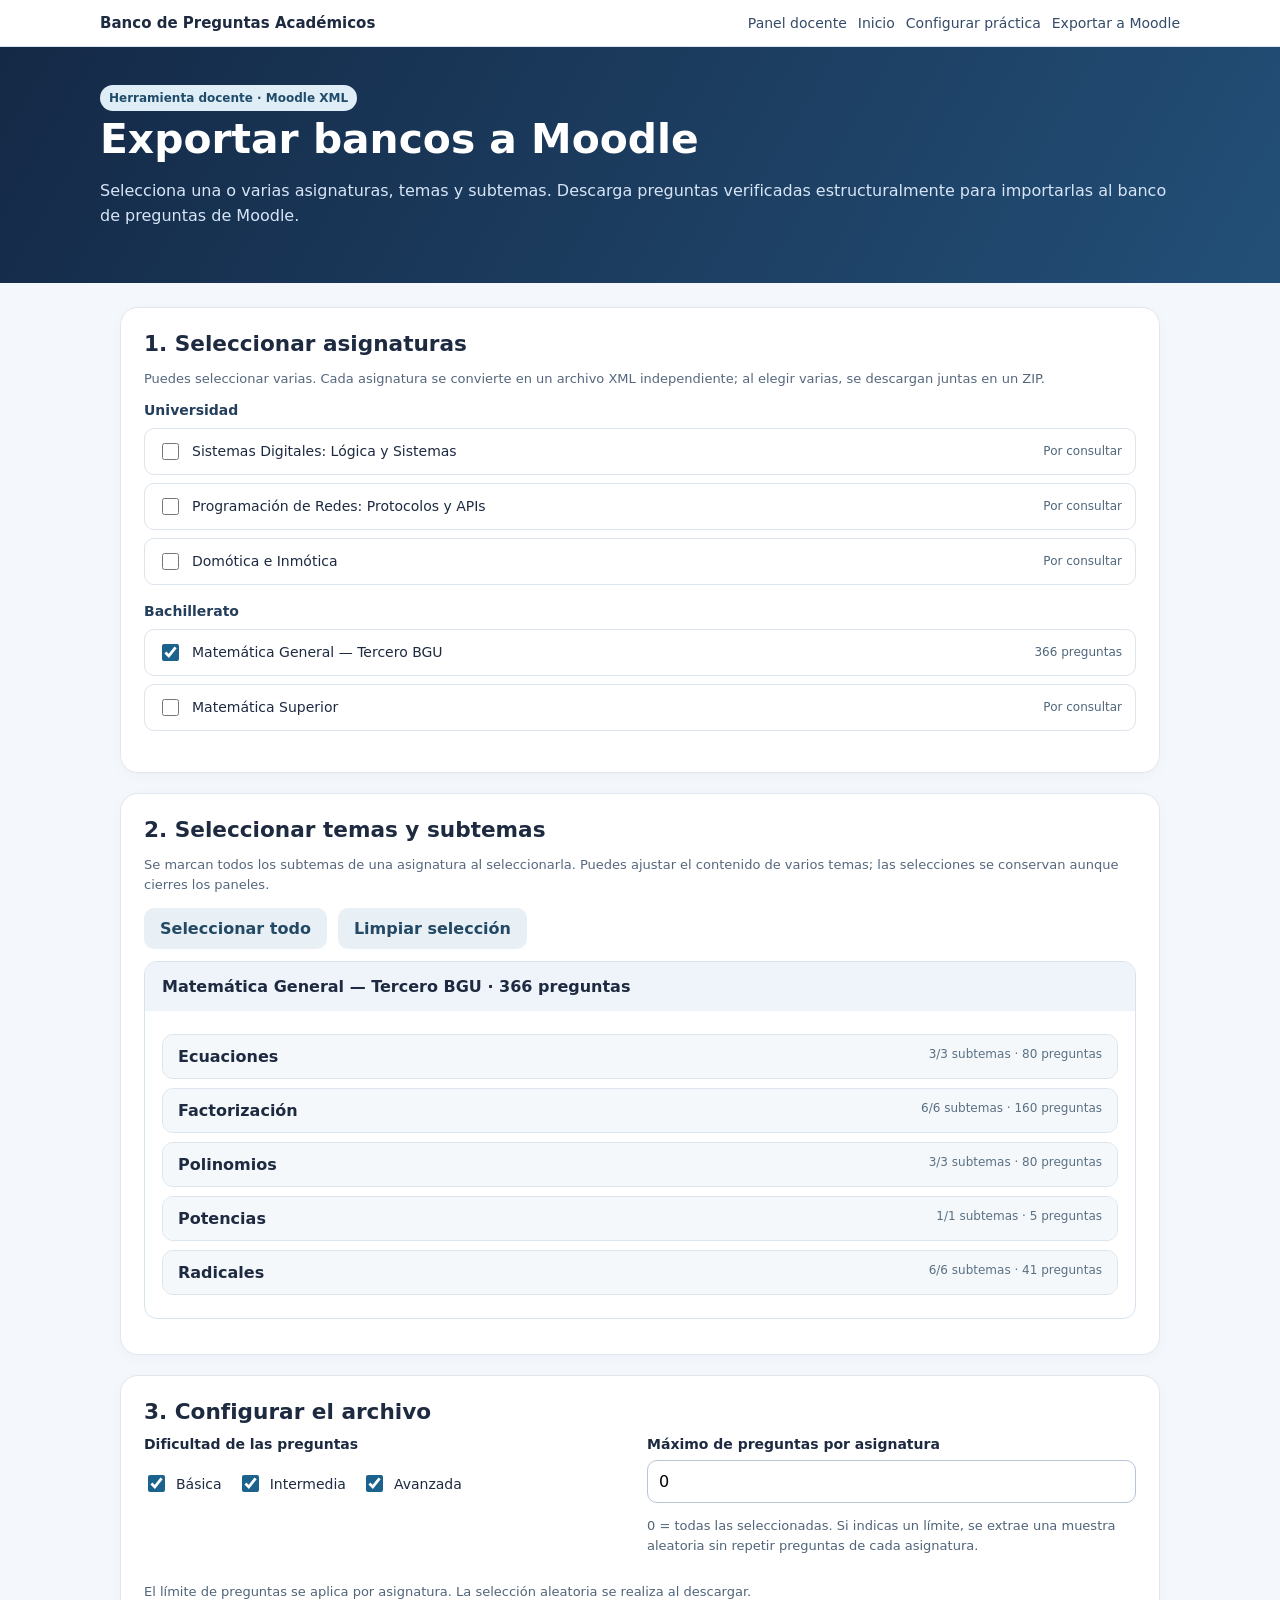
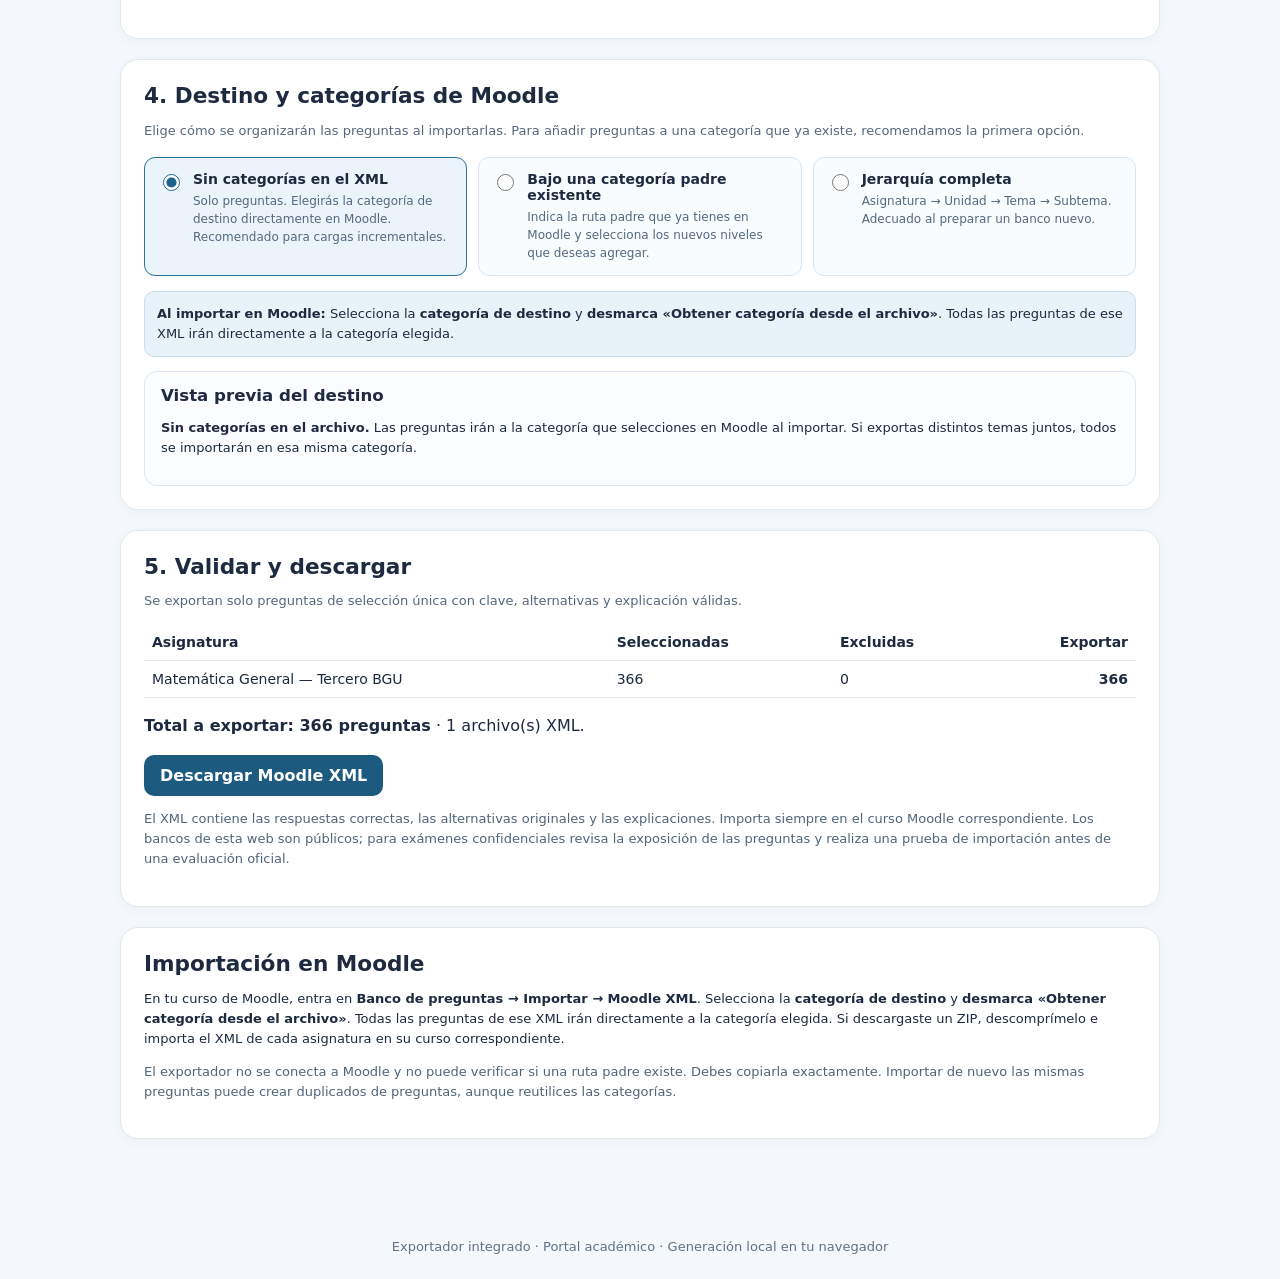
<file: bancos-preguntas/exportar-moodle.html>
<!doctype html>
<html lang="es">
<head>
<meta charset="utf-8">
<meta name="viewport" content="width=device-width,initial-scale=1">
<title>Exportar a Moodle XML | Banco de Preguntas</title>
<meta name="description" content="Exportación selectiva de bancos de preguntas académicos a Moodle XML.">
<style>
:root{font-family:Inter,system-ui,-apple-system,"Segoe UI",sans-serif;color:#1d2a40;background:#f4f7fb}
*{box-sizing:border-box}
body{margin:0}
header{background:#fff;border-bottom:1px solid #dbe2eb;position:sticky;top:0;z-index:3}
nav{max-width:1120px;margin:auto;padding:14px 20px;display:flex;justify-content:space-between;align-items:center;gap:12px}
nav a{font-size:14px;color:#344b68;text-decoration:none}
nav strong{font-size:15px}
.hero{background:linear-gradient(120deg,#142946,#234f77);color:white;padding:38px 20px}
.hero>div,main{max-width:1080px;margin:auto}
.hero p{color:#d7e5f7}
main{padding:24px 20px 55px}
h1{font-size:clamp(1.8rem,4vw,2.55rem);margin:4px 0 9px}
h2{font-size:1.35rem;margin:0 0 12px}
h3{font-size:1.04rem;margin:12px 0 10px}
p{line-height:1.55}
.card{background:#fff;border:1px solid #e1e7ee;border-radius:18px;padding:23px;margin-bottom:20px;box-shadow:0 3px 14px #10264108}
.grid{display:grid;grid-template-columns:repeat(auto-fit,minmax(240px,1fr));gap:14px}
.muted{color:#56677d}.small{font-size:13px}
label{display:block;font-size:14px;font-weight:650;margin-bottom:8px}
input[type=number]{width:100%;border:1px solid #b7c5d5;border-radius:10px;padding:11px;font:inherit}
input[type=checkbox]{accent-color:#1b638d;width:17px;height:17px;flex:none}
button,.btn{border:0;border-radius:10px;padding:11px 16px;background:#1d5a80;color:white;font:inherit;font-weight:650;cursor:pointer;text-decoration:none}
button:hover,.btn:hover{background:#124567}
button:disabled{background:#9ba9b8;cursor:not-allowed}
button.secondary{background:#e8f0f6;color:#234965}
button.secondary:hover{background:#dce9f1}
.flex{display:flex;align-items:center;gap:11px;flex-wrap:wrap}
.subject-row,.checkline{display:flex;align-items:center;gap:10px;border:1px solid #dce4ed;border-radius:10px;padding:11px 13px;margin-bottom:8px;background:#fff;font-weight:500}
.subject-row{justify-content:space-between;cursor:pointer}
.subject-row>span:first-of-type{flex:1}
.subject-row small{font-size:12px;color:#50677b;font-weight:400}
.subject-section{margin:12px 0 18px}
.subject-section h3{color:#243e5b;font-size:14px;margin-bottom:10px}
.subject-card{border:1px solid #d8e4ed;border-radius:13px;margin:12px 0;overflow:hidden;background:#fff}
.subject-card>summary{padding:15px 17px;background:#eef4fa;font-weight:700;cursor:pointer;list-style:none}
.subject-card summary::-webkit-details-marker{display:none}
.subject-card>div{padding:14px 17px}
.topic-panel{border:1px solid #dce4ed;border-radius:11px;margin:9px 0;overflow:hidden}
.topic-panel summary{padding:12px 15px;background:#f5f8fb;cursor:pointer;display:flex;justify-content:space-between;gap:12px}
.topic-panel summary small{color:#597083;font-size:12px}
.topic-panel>div{padding:12px 15px}
.checkline{font-size:13px;cursor:pointer;margin:7px 0}
.topic-controls{margin:9px 0}
.warn{background:#fff7e7;border:1px solid #efcf8d;border-radius:11px;padding:13px;margin:12px 0}
.success{background:#eaf5ec;border:1px solid #b7dcc5;border-radius:11px;padding:13px;margin:12px 0}
.error{background:#fff0ee;border:1px solid #f1b7af;border-radius:11px;padding:13px;margin:12px 0}
.stat{font-variant-numeric:tabular-nums}
.pill{font-size:12px;font-weight:650;color:#204c6b;background:#deedf6;padding:6px 9px;border-radius:30px;display:inline-block}
.summary-table{width:100%;border-collapse:collapse;font-size:14px}
.summary-table th,.summary-table td{text-align:left;padding:10px 8px;border-bottom:1px solid #e3eaf1}
.summary-table th:last-child,.summary-table td:last-child{text-align:right}
.difficulty{display:flex;flex-wrap:wrap;gap:16px;padding:12px 0}
.difficulty label{display:flex;align-items:center;gap:8px;font-weight:500}
#summary .muted{margin-top:8px}
.note{font-size:13px;color:#50647a}
.hidden{display:none!important}
.category-modes{display:grid;grid-template-columns:repeat(auto-fit,minmax(220px,1fr));gap:11px;margin:15px 0}
.category-choice{border:1px solid #d9e5ee;background:#f9fcfe;border-radius:11px;display:flex;gap:10px;align-items:flex-start;padding:13px;cursor:pointer;margin:0}
.category-choice input{width:17px;height:17px;margin-top:3px;flex:none;accent-color:#1b638d}
.category-choice strong{display:block;font-size:14px}
.category-choice small{display:block;margin-top:5px;font-size:12px;color:#536980;font-weight:400;line-height:1.5}
.category-choice:has(input:checked){border-color:#2c739c;background:#eaf4fa}
.parent-field{margin:12px 0}
.parent-field label{margin-bottom:7px}
.parent-field input[type=text]{width:100%;padding:11px;border:1px solid #aebfce;border-radius:9px;font:inherit;color:#22364d}
.category-levels{display:flex;flex-wrap:wrap;gap:16px;margin:12px 0}
.category-levels label{display:flex;gap:8px;align-items:center;font-weight:500;margin:0}
.category-preview{border:1px solid #dce6f0;background:#fafcff;border-radius:13px;padding:14px 16px;margin-top:14px}
.category-preview h3{margin:0 0 10px}
.category-preview details{padding:9px 0;border-bottom:1px solid #e3eaf1}
.category-preview summary{cursor:pointer;font-size:13px;font-weight:650}
.category-preview ul{margin:9px 0 8px 22px;padding:0}
.category-preview li{font-size:12px;color:#405a74;overflow-wrap:anywhere;margin:6px 0}
.category-mode-hint{padding:12px;background:#e8f2f9;border:1px solid #c8deed;border-radius:10px;margin-top:12px;font-size:13px;line-height:1.55}

footer{text-align:center;padding:25px;color:#617186;font-size:13px}
@media(max-width:600px){.card{padding:16px}nav{flex-wrap:wrap}.hero{padding:29px 20px}.flex button{width:100%}.summary-table{font-size:12px}}
</style>
</head>
<body>
<header><nav><strong>Banco de Preguntas Académicos</strong><div class="flex"><a href="panel-docente.html">Panel docente</a><a href="app.html#inicio">Inicio</a><a href="app.html#docente">Configurar práctica</a><a href="exportar-moodle.html" aria-current="page">Exportar a Moodle</a></div></nav></header>
<div class="hero"><div><span class="pill">Herramienta docente · Moodle XML</span><h1>Exportar bancos a Moodle</h1><p>Selecciona una o varias asignaturas, temas y subtemas. Descarga preguntas verificadas estructuralmente para importarlas al banco de preguntas de Moodle.</p></div></div>
<main>
<section class="card">
<h2>1. Seleccionar asignaturas</h2>
<p class="muted small">Puedes seleccionar varias. Cada asignatura se convierte en un archivo XML independiente; al elegir varias, se descargan juntas en un ZIP.</p>
<div id="subjects"><p>Cargando catálogo…</p></div>
</section>
<section class="card">
<h2>2. Seleccionar temas y subtemas</h2>
<p class="muted small">Se marcan todos los subtemas de una asignatura al seleccionarla. Puedes ajustar el contenido de varios temas; las selecciones se conservan aunque cierres los paneles.</p>
<div class="flex topic-controls"><button class="secondary" type="button" id="allTopics">Seleccionar todo</button><button class="secondary" type="button" id="clearTopics">Limpiar selección</button></div>
<div id="topicSelector" aria-live="polite">Selecciona al menos una asignatura.</div>
</section>
<section class="card">
<h2>3. Configurar el archivo</h2>
<div class="grid">
<div><label>Dificultad de las preguntas</label><div class="difficulty" id="difficulties">
<label><input type="checkbox" value="basico" checked> Básica</label>
<label><input type="checkbox" value="intermedio" checked> Intermedia</label>
<label><input type="checkbox" value="avanzado" checked> Avanzada</label>
</div></div>
<div><label for="maximum">Máximo de preguntas por asignatura</label><input type="number" id="maximum" min="0" max="100000" step="1" value="0"><p class="note">0 = todas las seleccionadas. Si indicas un límite, se extrae una muestra aleatoria sin repetir preguntas de cada asignatura.</p></div>
</div>
<p class="note">El límite de preguntas se aplica por asignatura. La selección aleatoria se realiza al descargar.</p>
</section>
<section class="card">
<h2>4. Destino y categorías de Moodle</h2>
<p class="muted small">Elige cómo se organizarán las preguntas al importarlas. Para añadir preguntas a una categoría que ya existe, recomendamos la primera opción.</p>
<div id="categoryMode" class="category-modes" role="radiogroup" aria-label="Modalidad de categorías">
<label class="category-choice"><input type="radio" name="categoryMode" value="none" checked><span><strong>Sin categorías en el XML</strong><small>Solo preguntas. Elegirás la categoría de destino directamente en Moodle. Recomendado para cargas incrementales.</small></span></label>
<label class="category-choice"><input type="radio" name="categoryMode" value="parent"><span><strong>Bajo una categoría padre existente</strong><small>Indica la ruta padre que ya tienes en Moodle y selecciona los nuevos niveles que deseas agregar.</small></span></label>
<label class="category-choice"><input type="radio" name="categoryMode" value="full"><span><strong>Jerarquía completa</strong><small>Asignatura → Unidad → Tema → Subtema. Adecuado al preparar un banco nuevo.</small></span></label>
</div>
<div id="parentModeFields" class="hidden">
<p class="note">Escribe la ruta <strong>exacta</strong> que ya existe en el curso de Moodle, separando las categorías con <strong>/</strong>. Puedes introducir una ruta diferente por asignatura. No necesitas escribir <code>$course$/top/</code>; se añadirá automáticamente.</p>
<div id="parentPaths"></div>
<label>Niveles que se añadirán debajo de esa categoría padre</label>
<div id="parentLevels" class="category-levels">
<label><input type="checkbox" id="parentUnit"> Unidad</label>
<label><input type="checkbox" id="parentTopic" checked> Tema</label>
<label><input type="checkbox" id="parentSubtopic" checked> Subtema</label>
</div>
<p class="note">Desmarca los niveles que ya estén incluidos en tu ruta padre. Si desmarcas todos, las preguntas irán directamente a la categoría padre indicada.</p>
</div>
<div id="moodleImportHint" class="category-mode-hint"></div>
<div id="categoryPreview" class="category-preview" aria-live="polite"></div>
</section>
<section class="card">
<h2>5. Validar y descargar</h2>
<div id="summary" aria-live="polite">Esperando selección…</div>
<div id="errors"></div>
<div class="flex" style="margin-top:16px"><button id="download" type="button" disabled>Descargar Moodle XML</button><span id="exportStatus" class="small muted" role="status"></span></div>
<p class="note">El XML contiene las respuestas correctas, las alternativas originales y las explicaciones. Importa siempre en el curso Moodle correspondiente. Los bancos de esta web son públicos; para exámenes confidenciales revisa la exposición de las preguntas y realiza una prueba de importación antes de una evaluación oficial.</p>
</section>
<section class="card">
<h2>Importación en Moodle</h2>
<p id="moodleInstructions" class="small">En el curso Moodle, abre <strong>Banco de preguntas → Importar → Moodle XML</strong>. Las instrucciones específicas aparecerán de acuerdo con la modalidad de categorías elegida arriba.</p>
<p class="note">El exportador no se conecta a Moodle y no puede verificar si una ruta padre existe. Debes copiarla exactamente. Importar de nuevo las mismas preguntas puede crear duplicados de preguntas, aunque reutilices las categorías.</p>
</section>
</main>
<footer>Exportador integrado · Portal académico · Generación local en tu navegador</footer>
<script>
"use strict";
const BASE=new URL("./",location.href);
const $=id=>document.getElementById(id);
const catalogList=[];
const bankCache=new Map();
const selectedSubjects=new Set();
const selections=new Map();
const parentPaths=new Map();
const loading=new Set();
let catalogReady=false;
const escapeHtml=s=>String(s).replace(/[&<>"']/g,c=>({"&":"&amp;","<":"&lt;",">":"&gt;",'"':"&quot;","'":"&#39;"}[c]));
const escapeXml=escapeHtml;
const choiceKey=(topic,subtopic)=>JSON.stringify([topic,subtopic]);
const categoryPart=s=>String(s||"Sin clasificar").trim().replace(/\//g,"-");
const getSubject=id=>catalogList.find(s=>s.id===id);

async function loadBank(subject){
 if(bankCache.has(subject.id))return bankCache.get(subject.id);
 loading.add(subject.id);updateStatus();renderSubjects();
 try{
  const response=await fetch(new URL(subject.archivo,BASE),{cache:"no-store"});
  if(!response.ok)throw Error("HTTP "+response.status);
  const json=await response.json();
  if(!Array.isArray(json.preguntas))throw Error("El archivo no contiene una lista de preguntas");
  bankCache.set(subject.id,json.preguntas);
  if(!selections.has(subject.id)){
   selections.set(subject.id,new Set(json.preguntas.map(q=>choiceKey(q.tema||"Sin tema",q.subtema||"General"))));
  }
  return json.preguntas;
 }finally{
  loading.delete(subject.id);updateStatus();renderSubjects();
 }
}

function renderSubjects(){
 const institutions=[...new Set(catalogList.map(s=>s.institucion))];
 $("subjects").innerHTML=institutions.map(inst=>
  '<div class="subject-section"><h3>'+escapeHtml(inst)+'</h3>'+
  catalogList.filter(s=>s.institucion===inst).map(s=>{
   const known=bankCache.get(s.id),status=loading.has(s.id)?"Cargando…":known?known.length+" preguntas":"Por consultar";
   return '<label class="subject-row"><input type="checkbox" data-subject="'+escapeHtml(s.id)+'" '+(selectedSubjects.has(s.id)?"checked":"")+'><span>'+escapeHtml(s.nombre)+'</span><small>'+escapeHtml(status)+'</small></label>';
  }).join("")+'</div>'
 ).join("");
}

function topicMap(questions){
 const map=new Map();
 for(const q of questions){
  const topic=q.tema||"Sin tema",sub=q.subtema||"General";
  if(!map.has(topic))map.set(topic,new Map());
  const subMap=map.get(topic);
  subMap.set(sub,(subMap.get(sub)||0)+1);
 }
 return [...map].sort((a,b)=>a[0].localeCompare(b[0],"es")).map(([name,subs])=>({
  name,subs:[...subs].sort((a,b)=>a[0].localeCompare(b[0],"es")),
  count:[...subs.values()].reduce((a,b)=>a+b,0)
 }));
}

function renderTopics(){
 if(!selectedSubjects.size){$("topicSelector").textContent="Selecciona al menos una asignatura.";renderCategoryControls();updatePreview();return}
 $("topicSelector").innerHTML=[...selectedSubjects].map(id=>{
  const subject=getSubject(id),data=bankCache.get(id);
  if(!subject)return "";
  if(!data)return '<div class="warn">Cargando '+escapeHtml(subject.nombre)+'…</div>';
  if(!data.length)return '<div class="warn">'+escapeHtml(subject.nombre)+' todavía no contiene preguntas.</div>';
  const choices=selections.get(id)||new Set();
  return '<details class="subject-card" data-subject-id="'+escapeHtml(id)+'" open><summary>'+escapeHtml(subject.nombre)+' · '+data.length+' preguntas</summary><div>'+
   topicMap(data).map(topic=>{
    const allChecked=topic.subs.every(([sub])=>choices.has(choiceKey(topic.name,sub)));
    const n=topic.subs.filter(([sub])=>choices.has(choiceKey(topic.name,sub))).length;
    return '<details class="topic-panel"><summary><strong>'+escapeHtml(topic.name)+'</strong><small>'+n+'/'+topic.subs.length+' subtemas · '+topic.count+' preguntas</small></summary><div>'+
     '<label class="checkline"><input type="checkbox" data-kind="topic" data-topic="'+escapeHtml(topic.name)+'" '+(allChecked?"checked":"")+'><strong>Seleccionar todo el tema</strong></label>'+
     topic.subs.map(([sub,count])=>'<label class="checkline"><input type="checkbox" data-kind="sub" value="'+escapeHtml(choiceKey(topic.name,sub))+'" '+(choices.has(choiceKey(topic.name,sub))?"checked":"")+'>'+escapeHtml(sub)+' ('+count+' preguntas)</label>').join("")+
    '</div></details>'
   }).join("")+
  '</div></details>';
 }).join("");
 renderCategoryControls();
 updatePreview();
}

function onTopicChange(event){
 const input=event.target;
 if(input.tagName!=="INPUT")return;
 const card=input.closest(".subject-card");
 if(!card)return;
 const id=card.dataset.subjectId,selected=selections.get(id);
 if(!selected)return;
 if(input.dataset.kind==="sub"){
  if(input.checked)selected.add(input.value);
  else selected.delete(input.value);
  const panel=input.closest(".topic-panel");
  const checks=[...panel.querySelectorAll('input[data-kind="sub"]')];
  panel.querySelector('input[data-kind="topic"]').checked=checks.every(x=>x.checked);
 }else if(input.dataset.kind==="topic"){
  const panel=input.closest(".topic-panel");
  for(const child of panel.querySelectorAll('input[data-kind="sub"]')){
   child.checked=input.checked;
   if(child.checked)selected.add(child.value);
   else selected.delete(child.value);
  }
 }else return;
 const panel=input.closest(".topic-panel");
 const topicName=panel.querySelector("summary strong").textContent;
 const total=panel.querySelectorAll('input[data-kind="sub"]').length;
 const amount=panel.querySelectorAll('input[data-kind="sub"]:checked').length;
 const size=(bankCache.get(id)||[]).filter(q=>q.tema===topicName).length;
 panel.querySelector("summary small").textContent=amount+"/"+total+" subtemas · "+size+" preguntas";
 const parent=panel.querySelector('input[data-kind="topic"]'),checks=[...panel.querySelectorAll('input[data-kind="sub"]')];
 parent.indeterminate=checks.some(x=>x.checked)&&!checks.every(x=>x.checked);
 updatePreview();
}

function selectedDifficulties(){return new Set([...$("difficulties").querySelectorAll("input:checked")].map(x=>x.value))}
function limitValue(){const value=$("maximum").value.trim(),n=Number(value);return value!==""&&Number.isSafeInteger(n)&&n>=0&&n<=100000?n:null}

function validateQuestion(q,ids){
 if(!q||typeof q!=="object")return "Pregunta no válida";
 if(q.tipo&&q.tipo!=="seleccion_unica")return "Tipo de pregunta no compatible";
 if(typeof q.id!=="string"||!q.id.trim())return "Identificador vacío";
 if(ids.has(q.id))return "Identificador repetido";
 ids.add(q.id);
 if(typeof q.enunciado!=="string"||!q.enunciado.trim())return "Enunciado vacío";
 if(!Array.isArray(q.opciones)||q.opciones.length<2)return "Se requieren al menos dos alternativas";
 const optionIDs=new Set(),optionTexts=new Set();let correct=0;
 for(const answer of q.opciones){
  if(!answer||typeof answer.id!=="string"||!answer.id.trim()||typeof answer.texto!=="string"||!answer.texto.trim())return "Alternativa incompleta";
  if(optionIDs.has(answer.id))return "Identificador de opción repetido";
  optionIDs.add(answer.id);
  const text=answer.texto.normalize("NFC").trim().toLowerCase();
  if(optionTexts.has(text))return "Alternativas repetidas";
  optionTexts.add(text);
  if(answer.id===q.respuesta)correct++;
 }
 if(correct!==1)return "Debe existir exactamente una respuesta correcta";
 if(typeof q.explicacion!=="string"||!q.explicacion.trim())return "Falta la explicación";
 const puntaje=Number(q.puntaje===undefined?1:q.puntaje);
 if(!Number.isFinite(puntaje)||puntaje<=0)return "Puntaje inválido";
 return "";
}


function categoryModeValue(){return document.querySelector('input[name="categoryMode"]:checked')?.value||"none"}
function getCategoryConfig(subject){
 const mode=categoryModeValue();
 if(mode==="parent"){
  return {mode,parentPath:parentPaths.get(subject.id)||"",unit:$("parentUnit").checked,topic:$("parentTopic").checked,subtopic:$("parentSubtopic").checked};
 }
 return {mode};
}
function readParentParts(raw){
 const original=String(raw||"").trim();
 if(!original)return null;
 const path=original.replace(/^\$course\$\/top\/?/i,"");
 if(!path||path.startsWith("/")||path.endsWith("/")||path.includes("//"))return null;
 const parts=path.split("/").map(s=>s.trim());
 if(parts.some(p=>!p||/[\u0000-\u001F<>]/.test(p)||/^\$[^$]+\$/.test(p)||p==="."||p===".."))return null;
 return parts;
}
function categoryPathFor(subject,q,config={mode:"none"}){
 const mode=config.mode||"none";
 if(mode==="none")return null;
 if(mode==="full")return "$course$/top/"+[subject.nombre,q.unidad||"Sin unidad",q.tema||"Sin tema",q.subtema||"General"].map(categoryPart).join("/");
 if(mode==="parent"){
  const parts=readParentParts(config.parentPath);
  if(!parts)throw Error("La ruta padre de "+subject.nombre+" está vacía o contiene separadores inválidos.");
  const levels=[];
  if(config.unit)levels.push(categoryPart(q.unidad||"Sin unidad"));
  if(config.topic)levels.push(categoryPart(q.tema||"Sin tema"));
  if(config.subtopic)levels.push(categoryPart(q.subtema||"General"));
  return "$course$/top/"+[...parts.map(categoryPart),...levels].join("/");
 }
 throw Error("Modalidad de categorías desconocida");
}
function categoryErrors(reports){
 if(categoryModeValue()!=="parent")return [];
 return reports.filter(r=>r.toExport>0&&!readParentParts(parentPaths.get(r.subject.id)||""))
  .map(r=>"Indica una ruta padre válida para "+r.subject.nombre+".");
}
function renderCategoryControls(){
 const mode=categoryModeValue();
 $("parentModeFields").classList.toggle("hidden",mode!=="parent");
 $("parentPaths").innerHTML=[...selectedSubjects].map(id=>{
  const sub=getSubject(id);
  if(!sub||!(bankCache.get(id)||[]).length)return "";
  return '<div class="parent-field"><label for="parent-'+escapeHtml(id)+'">Categoría padre existente de '+escapeHtml(sub.nombre)+'</label>'+
   '<input id="parent-'+escapeHtml(id)+'" type="text" data-parent-id="'+escapeHtml(id)+'" placeholder="Ej.: Matemática Superior / Geometría analítica" value="'+escapeHtml(parentPaths.get(id)||"")+'" autocomplete="off">'+
   '<p class="note">Se usará dentro de la categoría superior de este curso de Moodle.</p></div>';
 }).join("");
}
function previewCategoryTree(reports){
 const mode=categoryModeValue();
 if(mode==="none"){
  return '<h3>Vista previa del destino</h3><p class="small"><strong>Sin categorías en el archivo.</strong> Las preguntas irán a la categoría que selecciones en Moodle al importar. Si exportas distintos temas juntos, todos se importarán en esa misma categoría.</p>';
 }
 let html='<h3>Vista previa de rutas de categorías</h3>';
 if(mode==="parent")html+='<p class="note">Las rutas empiezan debajo de la categoría superior del curso y usan la categoría padre existente que has indicado.</p>';
 if(limitValue()>0)html+='<p class="note">Se muestran las rutas posibles de las preguntas válidas. Una muestra aleatoria puede contener menos rutas.</p>';
 for(const report of reports){
  if(!report.valid.length)continue;
  const config=getCategoryConfig(report.subject);
  let counts=new Map();
  try{
   for(const q of report.valid){
    const path=categoryPathFor(report.subject,q,config);
    counts.set(path,(counts.get(path)||0)+1);
   }
  }catch(error){
   html+='<div class="warn small">'+escapeHtml(error.message)+'</div>';continue;
  }
  const paths=[...counts].sort((a,b)=>a[0].localeCompare(b[0],"es"));
  html+='<details open><summary>'+escapeHtml(report.subject.nombre)+' · '+paths.length+' rutas</summary><ul>'+
   paths.slice(0,60).map(([path,count])=>'<li>'+escapeHtml(path.replace(/^\$course\$\/top\/?/,""))+' <strong>('+count+' preguntas)</strong></li>').join("")+
   (paths.length>60?'<li>… y '+(paths.length-60)+' rutas más.</li>':"")+
   '</ul></details>';
 }
 return html;
}
function updateMoodleInstructions(){
 const mode=categoryModeValue();
 const base='En tu curso de Moodle, entra en <strong>Banco de preguntas → Importar → Moodle XML</strong>. ';
 const text=mode==="none"?
   'Selecciona la <strong>categoría de destino</strong> y <strong>desmarca «Obtener categoría desde el archivo»</strong>. Todas las preguntas de ese XML irán directamente a la categoría elegida.':
   mode==="parent"?
   'Comprueba la ruta padre y <strong>activa «Obtener categoría desde el archivo»</strong>. Moodle utilizará las rutas incluidas en el XML: podrá reutilizar categorías existentes con el mismo nombre y padre o crear las que falten.':
   '<strong>Activa «Obtener categoría desde el archivo»</strong> para que Moodle procese la jerarquía completa del XML.';
 const extra=' Si descargaste un ZIP, descomprímelo e importa el XML de cada asignatura en su curso correspondiente.';
 $("moodleImportHint").innerHTML='<strong>Al importar en Moodle:</strong> '+text;
 $("moodleInstructions").innerHTML=base+text+extra;
}

function buildReports(){
 const difficulties=selectedDifficulties(),cap=limitValue(),reports=[];
 for(const id of selectedSubjects){
  const subject=getSubject(id),questions=bankCache.get(id),chosen=selections.get(id)||new Set();
  if(!subject||!questions)continue;
  const eligible=questions.filter(q=>chosen.has(choiceKey(q.tema||"Sin tema",q.subtema||"General"))&&difficulties.has(q.dificultad));
  const ids=new Set(),valid=[],errors=[];
  for(const q of eligible){
   const issue=validateQuestion(q,ids);
   if(issue)errors.push({id:q&&q.id||"Sin ID",reason:issue});
   else valid.push(q);
  }
  reports.push({subject,valid,errors,eligible:eligible.length,toExport:cap===null?0:(cap===0?valid.length:Math.min(cap,valid.length))});
 }
 return reports;
}
function updateStatus(){
 const waiting=loading.size>0||!catalogReady;
 $("exportStatus").textContent=waiting?"Cargando bancos seleccionados…":"";
 $("download").disabled=waiting;
}

function updatePreview(){
 const report=buildReports(),pending=loading.size>0,invalidLimit=limitValue()===null;
 const total=report.reduce((n,r)=>n+r.toExport,0),invalid=report.reduce((n,r)=>n+r.errors.length,0);
 const rows=report.map(r=>'<tr><td>'+escapeHtml(r.subject.nombre)+'</td><td class="stat">'+r.eligible+'</td><td class="stat">'+r.errors.length+'</td><td class="stat"><strong>'+r.toExport+'</strong></td></tr>').join("");
 $("summary").innerHTML='<p class="small muted">Se exportan solo preguntas de selección única con clave, alternativas y explicación válidas.</p>'+
  '<table class="summary-table"><thead><tr><th>Asignatura</th><th>Seleccionadas</th><th>Excluidas</th><th>Exportar</th></tr></thead><tbody>'+
  (rows||'<tr><td colspan="4">No hay asignaturas cargadas.</td></tr>')+
  '</tbody></table><p class="stat"><strong>Total a exportar: '+total+' preguntas</strong> · '+report.filter(r=>r.toExport>0).length+' archivo(s) XML.</p>';
 const messages=[];
 if(invalidLimit)messages.push("El máximo por asignatura debe ser un número entero entre 0 y 100000.");
 if(!selectedDifficulties().size)messages.push("Selecciona al menos una dificultad.");
 if(invalid){
  const details=report.flatMap(r=>r.errors.slice(0,5).map(e=>r.subject.nombre+" / "+e.id+": "+e.reason)).slice(0,12);
  messages.push(invalid+" pregunta(s) excluida(s) tras la validación estructural. "+details.join(" | "));
 }
 const routingIssues=categoryErrors(report);
 messages.push(...routingIssues);
 if(pending)messages.push("Todavía se están cargando bancos de preguntas.");
 $("errors").innerHTML=messages.length?'<div class="warn small">'+messages.map(escapeHtml).join("<p></p>")+'</div>':"";
 $("categoryPreview").innerHTML=previewCategoryTree(report);
 updateMoodleInstructions();
 $("download").disabled=pending||invalidLimit||total===0||!selectedDifficulties().size||routingIssues.length>0;
 $("download").textContent=report.filter(r=>r.toExport>0).length>1?"Descargar ZIP con XML por asignatura":"Descargar Moodle XML";
}

function xmlHtml(s){return "<p>"+escapeHtml(s).replace(/\r\n?|\n/g,"<br>")+"</p>"}
function safeCDATA(text){return String(text).replace(/]]>/g,"]]]]><![CDATA[>")}
function createMoodleXML(subject,questions,config={mode:"none"}){
 const categories=new Map();
 for(const q of questions){
  const path=categoryPathFor(subject,q,config);
  if(!categories.has(path))categories.set(path,[]);
  categories.get(path).push(q);
 }
 const lines=['<?xml version="1.0" encoding="UTF-8"?>','<quiz>'];
 const orderedPaths=[...categories.keys()].sort((a,b)=>String(a||"").localeCompare(String(b||""),"es"));
 for(const path of orderedPaths){
  if(path!==null)lines.push('  <question type="category"><category><text>'+escapeXml(path)+'</text></category></question>');
  for(const q of categories.get(path)){
   const name=q.id+" · "+q.enunciado.slice(0,90);
   const grade=Number(q.puntaje===undefined?1:q.puntaje).toFixed(7);
   lines.push('  <question type="multichoice">');
   lines.push('    <name><text>'+escapeXml(name)+'</text></name>');
   lines.push('    <questiontext format="html"><text><![CDATA['+safeCDATA(xmlHtml(q.enunciado))+']]></text></questiontext>');
   lines.push('    <generalfeedback format="html"><text><![CDATA['+safeCDATA(xmlHtml(q.explicacion))+']]></text></generalfeedback>');
   lines.push('    <defaultgrade>'+grade+'</defaultgrade>');
   lines.push('    <penalty>0.3333333</penalty>');
   lines.push('    <hidden>0</hidden>');
   lines.push('    <single>true</single>');
   lines.push('    <shuffleanswers>true</shuffleanswers>');
   lines.push('    <answernumbering>abc</answernumbering>');
   for(const opt of q.opciones){
    const correct=opt.id===q.respuesta;
    lines.push('    <answer fraction="'+(correct?"100":"0")+'" format="html">');
    lines.push('      <text><![CDATA['+safeCDATA(xmlHtml(opt.texto))+']]></text>');
    lines.push('      <feedback format="html"><text><![CDATA[<p>'+(correct?"Correcto.":"Revisa tu procedimiento.")+'</p>]]></text></feedback>');
    lines.push('    </answer>');
   }
   lines.push('  </question>');
  }
 }
 lines.push('</quiz>');
 return lines.join("\n")+"\n";
}

function shuffledSubset(list,max){
 if(!max||max>=list.length)return [...list];
 const copy=[...list];
 const getRandom=upper=>{
  if(window.crypto&&window.crypto.getRandomValues){
   const arr=new Uint32Array(1),range=4294967296,limit=Math.floor(range/upper)*upper;
   do{window.crypto.getRandomValues(arr)}while(arr[0]>=limit);
   return arr[0]%upper;
  }
  return Math.floor(Math.random()*upper);
 };
 for(let i=copy.length-1;i>0;i--){
  const j=getRandom(i+1);
  [copy[i],copy[j]]=[copy[j],copy[i]];
 }
 return copy.slice(0,max);
}
function slug(s){return String(s).normalize("NFD").replace(/[\u0300-\u036f]/g,"").toLowerCase().replace(/[^a-z0-9]+/g,"-").replace(/^-+|-+$/g,"").slice(0,70)||"asignatura"}
function localDay(){
 const d=new Date();return [d.getFullYear(),String(d.getMonth()+1).padStart(2,"0"),String(d.getDate()).padStart(2,"0")].join("-");
}
function downloadBlob(blob,name){
 const href=URL.createObjectURL(blob),a=document.createElement("a");
 a.href=href;a.download=name;document.body.appendChild(a);a.click();a.remove();
 setTimeout(()=>URL.revokeObjectURL(href),15000);
}

const crcTable=Array.from({length:256},(_,j)=>{let c=j;for(let i=0;i<8;i++)c=(c&1)?(0xEDB88320^(c>>>1)):(c>>>1);return c>>>0;});
function crc32(bytes){let c=0xFFFFFFFF;for(const b of bytes)c=crcTable[(c^b)&255]^(c>>>8);return (c^0xFFFFFFFF)>>>0}
function zipFiles(files){
 if(files.length>65535)throw Error("Demasiados archivos ZIP");
 const encoder=new TextEncoder(),locals=[],centrals=[];
 const d=new Date(),dosTime=(d.getHours()<<11)|(d.getMinutes()<<5)|Math.floor(d.getSeconds()/2);
 const dosDate=((Math.max(1980,d.getFullYear())-1980)<<9)|((d.getMonth()+1)<<5)|d.getDate();
 let offset=0,centralSize=0;
 for(const file of files){
  const name=encoder.encode(file.name),data=encoder.encode(file.content),check=crc32(data);
  const h=new Uint8Array(30),a=new DataView(h.buffer);
  a.setUint32(0,0x04034b50,true);a.setUint16(4,20,true);a.setUint16(6,0x0800,true);
  a.setUint16(8,0,true);a.setUint16(10,dosTime,true);a.setUint16(12,dosDate,true);
  a.setUint32(14,check,true);a.setUint32(18,data.length,true);a.setUint32(22,data.length,true);
  a.setUint16(26,name.length,true);a.setUint16(28,0,true);
  locals.push(h,name,data);
  const ch=new Uint8Array(46),v=new DataView(ch.buffer);
  v.setUint32(0,0x02014b50,true);v.setUint16(4,20,true);v.setUint16(6,20,true);
  v.setUint16(8,0x0800,true);v.setUint16(10,0,true);v.setUint16(12,dosTime,true);v.setUint16(14,dosDate,true);
  v.setUint32(16,check,true);v.setUint32(20,data.length,true);v.setUint32(24,data.length,true);
  v.setUint16(28,name.length,true);v.setUint16(30,0,true);v.setUint16(32,0,true);
  v.setUint16(34,0,true);v.setUint16(36,0,true);v.setUint32(38,0,true);v.setUint32(42,offset,true);
  centrals.push(ch,name);
  offset+=h.length+name.length+data.length;centralSize+=ch.length+name.length;
 }
 const end=new Uint8Array(22),v=new DataView(end.buffer);
 v.setUint32(0,0x06054b50,true);v.setUint16(4,0,true);v.setUint16(6,0,true);
 v.setUint16(8,files.length,true);v.setUint16(10,files.length,true);
 v.setUint32(12,centralSize,true);v.setUint32(16,offset,true);v.setUint16(20,0,true);
 return new Blob([...locals,...centrals,end],{type:"application/zip"});
}

function startDownload(){
 const reports=buildReports().filter(r=>r.toExport>0);
 const cap=limitValue();
 if(cap===null||!reports.length||loading.size||!selectedDifficulties().size||categoryErrors(reports).length){updatePreview();return}
 const files=reports.map(r=>{
  const subset=shuffledSubset(r.valid,cap);
  const name=slug(r.subject.id)+"-moodle-"+localDay()+".xml";
  return {name,content:createMoodleXML(r.subject,subset,getCategoryConfig(r.subject))};
 });
 if(files.length===1){
  downloadBlob(new Blob([files[0].content],{type:"application/xml;charset=utf-8"}),files[0].name);
 }else{
  downloadBlob(zipFiles(files),"bancos-moodle-"+localDay()+".zip");
 }
 $("exportStatus").textContent="Descarga preparada: "+files.length+" archivo(s), "+reports.reduce((s,r)=>s+r.toExport,0)+" preguntas.";
}

async function init(){
 try{
  const response=await fetch(new URL("datos/catalogo.json",BASE),{cache:"no-store"});
  if(!response.ok)throw Error("No fue posible cargar el catálogo");
  const data=await response.json();
  for(const institution of data.instituciones||[]){
   for(const subject of institution.asignaturas||[]){
    catalogList.push({...subject,institucion:institution.nombre});
   }
  }
  if(!catalogList.length)throw Error("El catálogo no contiene asignaturas");
  catalogReady=true;
  selectedSubjects.add(catalogList.some(s=>s.id==="matematica-general")?"matematica-general":catalogList[0].id);
  renderSubjects();
  await Promise.all([...selectedSubjects].map(async id=>{
   try{await loadBank(getSubject(id))}catch(e){$("exportStatus").textContent="No se pudo cargar "+getSubject(id).nombre+": "+e.message}
  }));
  renderTopics();
 }catch(e){
  $("subjects").innerHTML='<div class="error">'+escapeHtml(e.message)+'</div>';
  $("download").disabled=true;
 }
}

$("subjects").addEventListener("change",async event=>{
 const input=event.target,id=input.dataset.subject;
 if(!id)return;
 if(!input.checked){
  selectedSubjects.delete(id);
  renderTopics();updatePreview();return;
 }
 selectedSubjects.add(id);
 renderTopics();
 try{await loadBank(getSubject(id))}catch(e){$("exportStatus").textContent="Error al cargar el banco: "+e.message;selectedSubjects.delete(id)}
 renderSubjects();renderTopics();
});
$("topicSelector").addEventListener("change",onTopicChange);
$("categoryMode").addEventListener("change",()=>{renderCategoryControls();updatePreview()});
$("parentPaths").addEventListener("input",event=>{
 const id=event.target?.dataset?.parentId;
 if(!id)return;
 parentPaths.set(id,event.target.value);
 updatePreview();
});
$("parentLevels").addEventListener("change",updatePreview);
$("difficulties").addEventListener("change",updatePreview);
$("maximum").addEventListener("input",updatePreview);
$("allTopics").addEventListener("click",()=>{
 for(const id of selectedSubjects){
  const qs=bankCache.get(id)||[];
  selections.set(id,new Set(qs.map(q=>choiceKey(q.tema||"Sin tema",q.subtema||"General"))));
 }
 renderTopics();
});
$("clearTopics").addEventListener("click",()=>{
 for(const id of selectedSubjects)selections.set(id,new Set());
 renderTopics();
});
$("download").addEventListener("click",startDownload);
init();
</script>
</body>
</html>
</file>
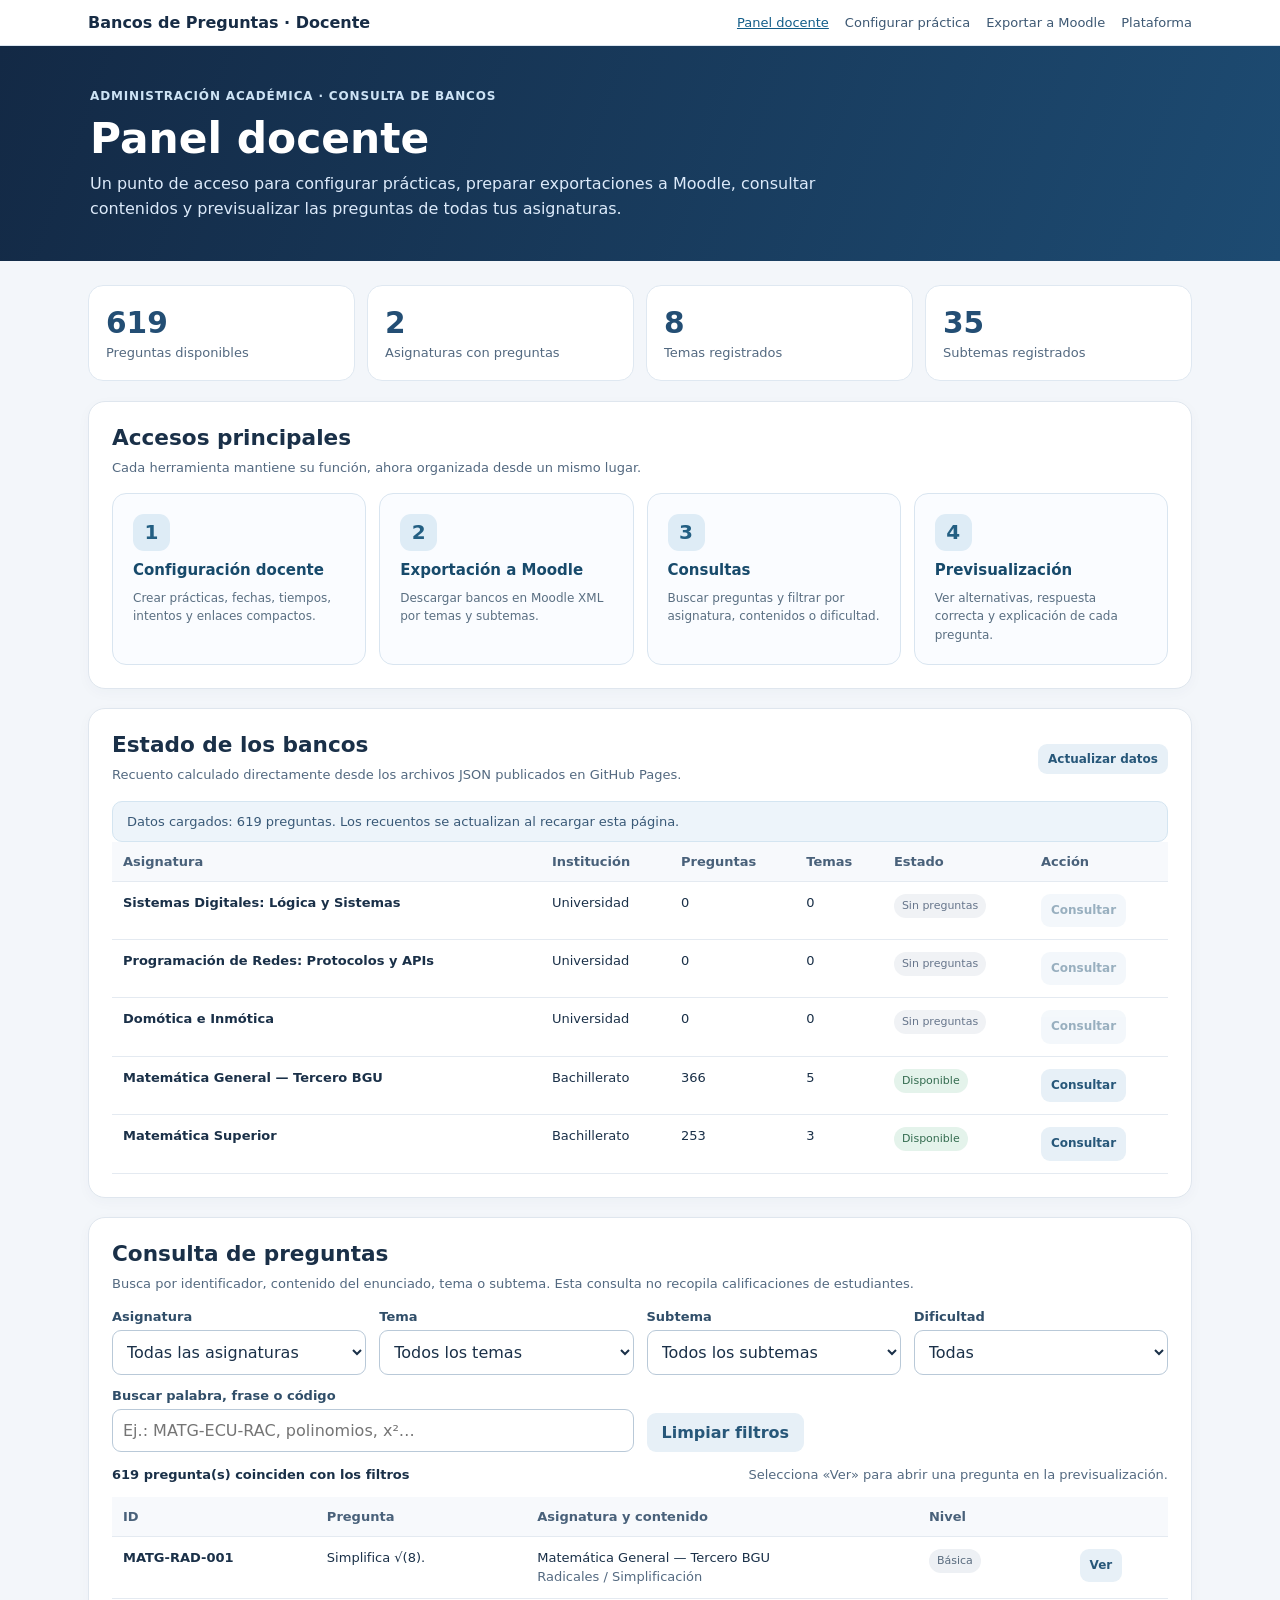
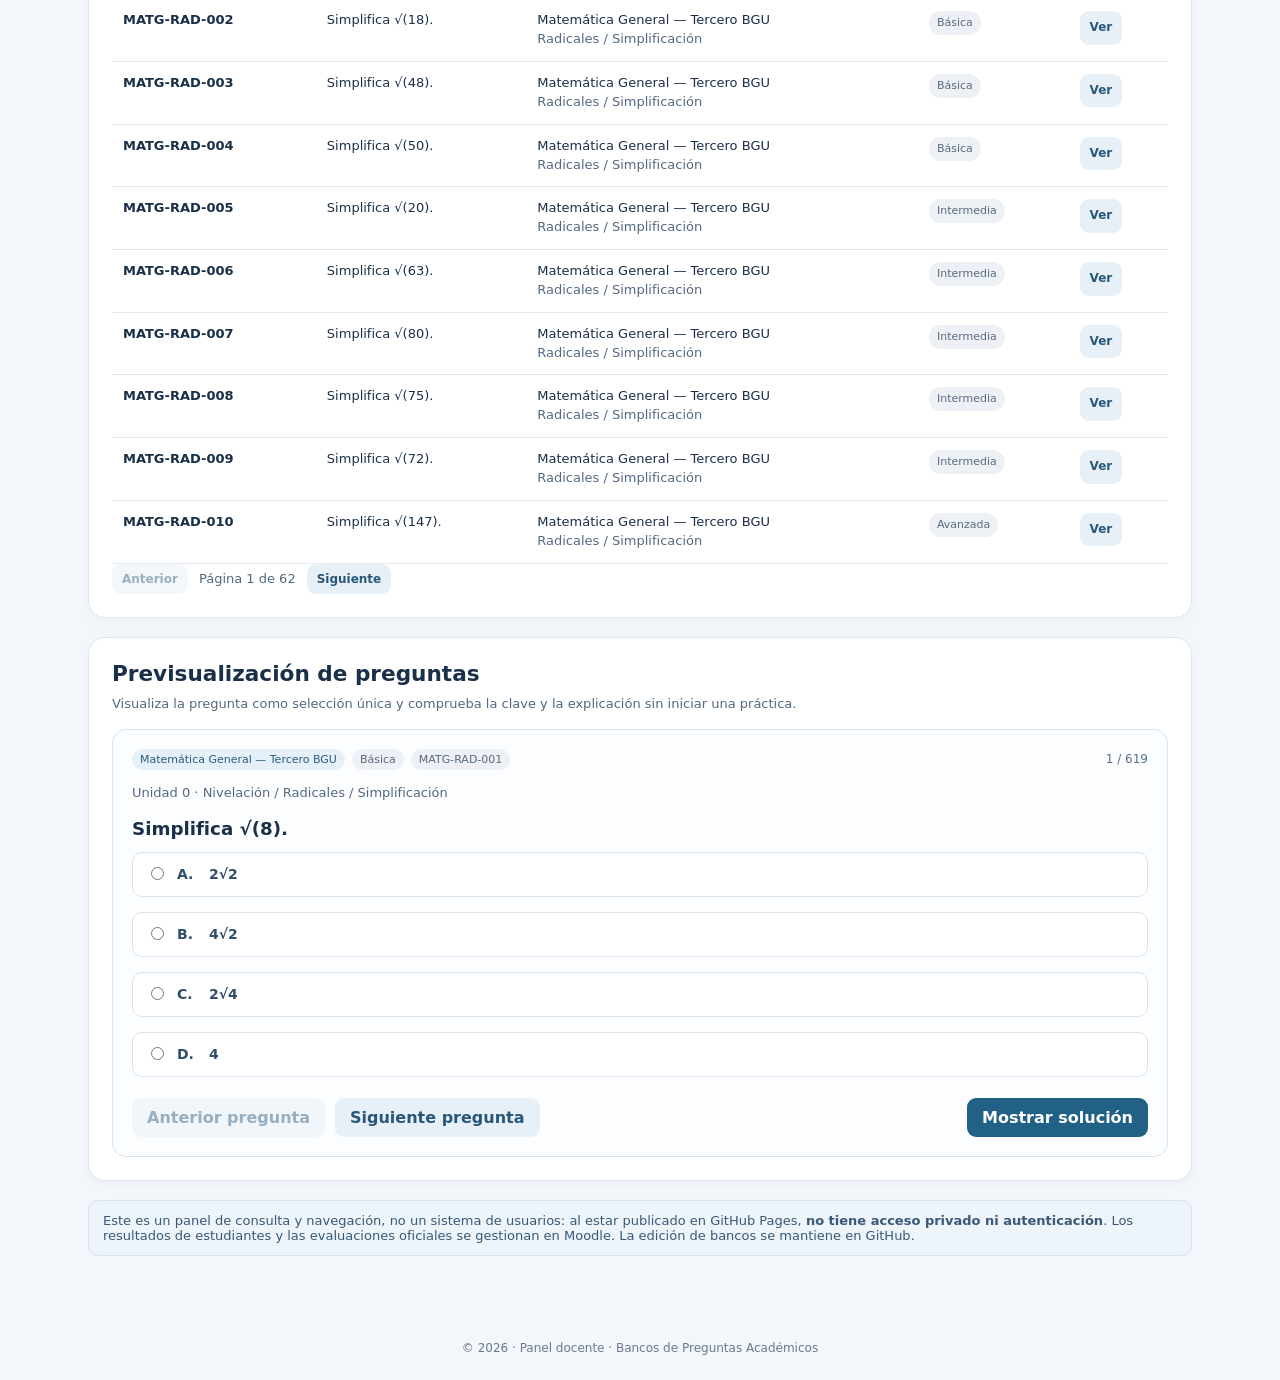
<file: bancos-preguntas/panel-docente.html>
<!doctype html>
<html lang="es">
<head>
<meta charset="utf-8">
<meta name="viewport" content="width=device-width, initial-scale=1">
<meta name="description" content="Panel docente de bancos de preguntas: configuración de prácticas, exportación Moodle, consultas y previsualización.">
<title>Panel docente | Bancos de Preguntas</title>
<style>
:root{font-family:Inter,system-ui,-apple-system,"Segoe UI",sans-serif;color:#1a3048;background:#f3f6fa;scroll-behavior:smooth}
*{box-sizing:border-box}
body{margin:0}
a{color:#185d86}
a:hover{text-decoration:underline}
header{position:sticky;top:0;background:#fff;border-bottom:1px solid #dce6f0;z-index:10}
.nav{max-width:1150px;margin:auto;padding:13px 23px;display:flex;align-items:center;gap:16px;justify-content:space-between;flex-wrap:wrap}
.brand{font-weight:750;color:#172c45;text-decoration:none;white-space:nowrap}
.nav-links{display:flex;align-items:center;gap:16px;flex-wrap:wrap}
.nav-links a{font-size:13px;color:#3d5873;text-decoration:none}
.nav-links a:hover,.nav-links a[aria-current=page]{color:#125d89;text-decoration:underline}
.hero{background:linear-gradient(110deg,#132945,#1d4b72);color:white;padding:39px 23px}
.hero>div{max-width:1100px;margin:auto}
.hero h1{font-size:clamp(1.9rem,3.7vw,2.65rem);margin:10px 0 8px}
.hero p{margin:0;color:#dceafa;max-width:770px;line-height:1.58}
.eyebrow{font-size:12px;color:#cde3f5;letter-spacing:.07em;text-transform:uppercase;font-weight:750}
main{max-width:1150px;margin:0 auto;padding:24px 23px 60px}
h2{font-size:1.35rem;margin:0 0 8px}
h3{font-size:1rem;margin:0 0 8px}
p{line-height:1.55}
.muted{color:#536980}
.small{font-size:13px}
.card{background:#fff;border:1px solid #dfE6ee;border-radius:17px;box-shadow:0 4px 14px #183d5b08;padding:23px;margin-bottom:19px}
.section-title{display:flex;align-items:center;justify-content:space-between;gap:15px;margin-bottom:15px;flex-wrap:wrap}
.section-title p{margin:4px 0 0}
.kpis{display:grid;grid-template-columns:repeat(4,minmax(0,1fr));gap:12px;margin-bottom:20px}
.kpi{padding:19px 17px;border:1px solid #dfe8f1;background:#fff;border-radius:15px}
.kpi strong{display:block;font-size:1.85rem;font-variant-numeric:tabular-nums;color:#234e74;line-height:1.25}
.kpi span{font-size:13px;color:#536980}
.actions{display:grid;grid-template-columns:repeat(4,minmax(0,1fr));gap:13px}
.action-card{display:flex;flex-direction:column;gap:10px;padding:20px;border:1px solid #d9e5f0;border-radius:14px;background:#fafcff;text-decoration:none;min-height:155px;color:inherit;transition:border-color .15s,transform .15s}
.action-card:hover{border-color:#2c789e;transform:translateY(-2px);text-decoration:none}
.action-card .symbol{display:grid;place-items:center;width:37px;height:37px;border-radius:11px;background:#deecf6;color:#235f83;font-weight:750;font-size:20px}
.action-card strong{font-size:15px;color:#174a6b}
.action-card p{font-size:12px;color:#5a6f82;margin:0}
.grid{display:grid;grid-template-columns:repeat(2,minmax(0,1fr));gap:13px}
.filters{display:grid;grid-template-columns:repeat(4,minmax(0,1fr));gap:13px}
label{display:block;font-weight:700;font-size:13px;color:#304e69;margin-bottom:6px}
select,input[type=search]{width:100%;border:1px solid #b9c9d8;background:#fff;color:#1a3048;border-radius:9px;padding:11px 10px;font:inherit;min-width:0}
select:focus,input:focus,button:focus-visible,a:focus-visible{outline:3px solid #9dcced;outline-offset:2px}
.search{grid-column:span 2}
button,.button{font:inherit;font-weight:650;color:white;background:#216186;border:0;border-radius:9px;padding:10px 15px;cursor:pointer;text-decoration:none}
button:hover,.button:hover{background:#154966;text-decoration:none}
button.secondary,.button.secondary{color:#275779;background:#e7f0f7}
button.secondary:hover,.button.secondary:hover{background:#d9e9f5}
button:disabled{opacity:.47;cursor:not-allowed}
.btn-small{font-size:12px;padding:8px 10px}
.status{border-radius:10px;padding:12px 14px;font-size:13px;background:#edf4fa;border:1px solid #d4e5f1;color:#395977}
.error{background:#fff2ee;border-color:#efc2b7;color:#82382b}
.summary{display:grid;grid-template-columns:1fr 1fr;gap:17px}
.table-wrap{overflow-x:auto}
table{width:100%;border-collapse:collapse;font-size:13px}
th,td{text-align:left;vertical-align:top;padding:12px 11px;border-bottom:1px solid #e4eaf1}
th{color:#49617a;background:#f7f9fc;font-weight:750;white-space:nowrap}
td{line-height:1.45}
td strong{font-size:13px}
tr:hover td{background:#fafcfe}
.tnum{font-variant-numeric:tabular-nums}
.chip{display:inline-block;font-size:11px;padding:4px 8px;border-radius:999px;background:#e5f0f9;color:#285c7e;white-space:nowrap}
.chip.gray{background:#edf0f4;color:#596b7e}
.chip.ok{background:#e4f3eb;color:#346c50}
.chip.empty{background:#f0f2f5;color:#66758b}
.query-count{display:flex;justify-content:space-between;align-items:center;flex-wrap:wrap;gap:12px;margin:15px 0}
.pagination{display:flex;align-items:center;gap:11px;flex-wrap:wrap}
.clamp{display:-webkit-box;-webkit-line-clamp:2;-webkit-box-orient:vertical;overflow:hidden;max-width:460px}
.preview{border:1px solid #d7e4ef;background:#fbfdff;border-radius:14px;padding:19px;margin-top:15px}
.preview-head{display:flex;justify-content:space-between;align-items:center;gap:12px;flex-wrap:wrap}
.preview-head .meta{display:flex;gap:7px;flex-wrap:wrap}
.preview h3{font-size:1.14rem;margin:15px 0 13px;overflow-wrap:anywhere}
.answer-grid{display:grid;gap:9px}
.answer-item{display:flex;align-items:flex-start;gap:10px;background:#fff;border:1px solid #d9e4ee;border-radius:10px;padding:11px 13px;cursor:pointer;font-size:14px;line-height:1.5}
.answer-item:has(input:checked){border-color:#3486b2;background:#f0f8fd}
.answer-item input{accent-color:#246b93;margin-top:3px}
.answer-item .letter{font-weight:750;min-width:22px}
.answer-item.correct{border-color:#9ccdb5;background:#edf8f1}
.answer-item.incorrect{border-color:#e2b3a9;background:#fff2ed}
.feedback{margin-top:13px;border-radius:10px;padding:14px 16px;background:#edf5fa;border:1px solid #d3e7f4}
.feedback p{margin:6px 0 0;white-space:pre-wrap;overflow-wrap:anywhere}
.preview-controls{display:flex;flex-wrap:wrap;gap:10px;margin-top:15px;align-items:center}
.preview-controls .spacer{flex:1}
#previewCounter{color:#59728a;font-size:12px;font-variant-numeric:tabular-nums}
.placeholder{padding:27px 12px;text-align:center;color:#61798e}
footer{text-align:center;padding:25px 20px;color:#6b7a8d;font-size:12px}
#consulta,#vista-previa,#resumen-bancos{scroll-margin-top:100px}
@media(max-width:980px){.actions{grid-template-columns:repeat(2,1fr)}.filters{grid-template-columns:repeat(2,1fr)}.kpis{grid-template-columns:repeat(2,1fr)}}
@media(max-width:620px){.nav{padding:11px 16px}.nav-links{gap:10px}.hero{padding:30px 17px}main{padding:18px 13px 45px}.card{padding:16px}.actions{grid-template-columns:1fr 1fr}.action-card{min-height:147px;padding:15px}.grid,.summary{grid-template-columns:1fr}.filters{grid-template-columns:1fr}.search{grid-column:auto}.kpis{gap:8px}.kpi{padding:14px}.kpi strong{font-size:1.5rem}.action-card strong{font-size:13px}.preview{padding:13px}}
</style>
</head>
<body>
<header><nav class="nav"><a class="brand" href="panel-docente.html">Bancos de Preguntas · Docente</a><div class="nav-links">
<a href="panel-docente.html" aria-current="page">Panel docente</a>
<a href="app.html#docente">Configurar práctica</a>
<a href="exportar-moodle.html">Exportar a Moodle</a>
<a href="app.html#inicio">Plataforma</a>
</div></nav></header>
<div class="hero"><div><span class="eyebrow">Administración académica · Consulta de bancos</span><h1>Panel docente</h1><p>Un punto de acceso para configurar prácticas, preparar exportaciones a Moodle, consultar contenidos y previsualizar las preguntas de todas tus asignaturas.</p></div></div>
<main>
<section class="kpis" aria-label="Indicadores generales">
<div class="kpi"><strong id="statQuestions">—</strong><span>Preguntas disponibles</span></div>
<div class="kpi"><strong id="statSubjects">—</strong><span>Asignaturas con preguntas</span></div>
<div class="kpi"><strong id="statTopics">—</strong><span>Temas registrados</span></div>
<div class="kpi"><strong id="statSubtopics">—</strong><span>Subtemas registrados</span></div>
</section>
<section class="card" aria-labelledby="quickTitle">
<div class="section-title"><div><h2 id="quickTitle">Accesos principales</h2><p class="small muted">Cada herramienta mantiene su función, ahora organizada desde un mismo lugar.</p></div></div>
<div class="actions">
<a class="action-card" href="app.html#docente"><span class="symbol" aria-hidden="true">1</span><strong>Configuración docente</strong><p>Crear prácticas, fechas, tiempos, intentos y enlaces compactos.</p></a>
<a class="action-card" href="exportar-moodle.html"><span class="symbol" aria-hidden="true">2</span><strong>Exportación a Moodle</strong><p>Descargar bancos en Moodle XML por temas y subtemas.</p></a>
<a class="action-card" href="#consulta"><span class="symbol" aria-hidden="true">3</span><strong>Consultas</strong><p>Buscar preguntas y filtrar por asignatura, contenidos o dificultad.</p></a>
<a class="action-card" href="#vista-previa"><span class="symbol" aria-hidden="true">4</span><strong>Previsualización</strong><p>Ver alternativas, respuesta correcta y explicación de cada pregunta.</p></a>
</div>
</section>
<section id="resumen-bancos" class="card" aria-labelledby="bankTitle">
<div class="section-title"><div><h2 id="bankTitle">Estado de los bancos</h2><p class="small muted">Recuento calculado directamente desde los archivos JSON publicados en GitHub Pages.</p></div><button type="button" class="secondary btn-small" id="reloadBanks">Actualizar datos</button></div>
<div id="loadStatus" class="status" role="status">Cargando catálogo de asignaturas…</div>
<div class="table-wrap"><table><thead><tr><th>Asignatura</th><th>Institución</th><th>Preguntas</th><th>Temas</th><th>Estado</th><th>Acción</th></tr></thead><tbody id="bankRows"><tr><td colspan="6" class="muted">Consultando bancos…</td></tr></tbody></table></div>
</section>
<section id="consulta" class="card" aria-labelledby="searchTitle">
<div class="section-title"><div><h2 id="searchTitle">Consulta de preguntas</h2><p class="small muted">Busca por identificador, contenido del enunciado, tema o subtema. Esta consulta no recopila calificaciones de estudiantes.</p></div></div>
<div class="filters">
<div><label for="filterSubject">Asignatura</label><select id="filterSubject"><option value="">Todas las asignaturas</option></select></div>
<div><label for="filterTopic">Tema</label><select id="filterTopic"><option value="">Todos los temas</option></select></div>
<div><label for="filterSubtopic">Subtema</label><select id="filterSubtopic"><option value="">Todos los subtemas</option></select></div>
<div><label for="filterDifficulty">Dificultad</label><select id="filterDifficulty"><option value="">Todas</option><option value="basico">Básica</option><option value="intermedio">Intermedia</option><option value="avanzado">Avanzada</option></select></div>
<div class="search"><label for="filterText">Buscar palabra, frase o código</label><input id="filterText" type="search" placeholder="Ej.: MATG-ECU-RAC, polinomios, x²…" autocomplete="off"></div>
<div style="align-self:end"><button type="button" class="secondary" id="resetFilters">Limpiar filtros</button></div>
</div>
<div class="query-count"><strong id="queryCount" class="small">Esperando datos…</strong><span class="small muted">Selecciona «Ver» para abrir una pregunta en la previsualización.</span></div>
<div class="table-wrap"><table><thead><tr><th>ID</th><th>Pregunta</th><th>Asignatura y contenido</th><th>Nivel</th><th></th></tr></thead><tbody id="questionRows"><tr><td colspan="5" class="muted">Cargando preguntas…</td></tr></tbody></table></div>
<div class="pagination" id="paging"><button type="button" class="secondary btn-small" id="prevPage">Anterior</button><span id="pageLabel" class="small muted"></span><button type="button" class="secondary btn-small" id="nextPage">Siguiente</button></div>
</section>
<section id="vista-previa" class="card" aria-labelledby="previewTitle">
<div class="section-title"><div><h2 id="previewTitle">Previsualización de preguntas</h2><p class="small muted">Visualiza la pregunta como selección única y comprueba la clave y la explicación sin iniciar una práctica.</p></div></div>
<div id="questionPreview" class="placeholder" aria-live="polite">Selecciona una pregunta en «Consultas» para comenzar.</div>
</section>
<div class="status small">Este es un panel de consulta y navegación, no un sistema de usuarios: al estar publicado en GitHub Pages, <strong>no tiene acceso privado ni autenticación</strong>. Los resultados de estudiantes y las evaluaciones oficiales se gestionan en Moodle. La edición de bancos se mantiene en GitHub.</div>
</main>
<footer>© 2026 · Panel docente · Bancos de Preguntas Académicos</footer>
<script>
"use strict";
const $=id=>document.getElementById(id);
const BASE=new URL("./",location.href);
const state={subjects:[],banks:new Map(),errors:new Map(),filtered:[],page:1,selectedIndex:-1,chosen:null,revealed:false,loading:false};
const ESC=s=>String(s??"").replace(/[&<>"']/g,c=>({"&":"&amp;","<":"&lt;",">":"&gt;",'"':"&quot;","'":"&#39;"}[c]));
const norm=s=>String(s??"").normalize("NFD").replace(/[\u0300-\u036f]/g,"").toLowerCase().trim();
const labelDifficulty=s=>({"basico":"Básica","intermedio":"Intermedia","avanzado":"Avanzada"}[s]||s||"Sin nivel");
const unique=(array)=>[...new Set(array)].sort((a,b)=>String(a).localeCompare(String(b),"es"));
const emptyRow=(cols,message)=>'<tr><td colspan="'+cols+'" class="muted">'+ESC(message)+'</td></tr>';
const subjectById=id=>state.subjects.find(s=>s.id===id);
const questionEntries=()=>{
 const entries=[];
 for(const subject of state.subjects){
  for(const q of state.banks.get(subject.id)||[])entries.push({subject,q});
 }
 return entries;
};
async function getJSON(path){
 const response=await fetch(new URL(path,BASE),{cache:"no-store"});
 if(!response.ok)throw Error("HTTP "+response.status+" al cargar "+path);
 return response.json();
}
async function load(){
 if(state.loading)return;
 state.loading=true;
 $("reloadBanks").disabled=true;
 $("loadStatus").className="status";
 $("loadStatus").textContent="Leyendo el catálogo y los bancos de preguntas…";
 try{
  const catalog=await getJSON("datos/catalogo.json");
  if(!Array.isArray(catalog.instituciones))throw Error("El catálogo no tiene instituciones válidas.");
  state.subjects=catalog.instituciones.flatMap(inst=>(inst.asignaturas||[]).map(s=>({...s,institution:inst.institucion||inst.nombre,nivel:inst.nombre||""})));
  state.banks.clear();state.errors.clear();
  const resolved=await Promise.allSettled(state.subjects.map(async s=>{
   const bank=await getJSON(s.archivo);
   if(!Array.isArray(bank.preguntas))throw Error("El banco no contiene una lista de preguntas");
   return {id:s.id,questions:bank.preguntas};
  }));
  resolved.forEach((result,i)=>{
   const subject=state.subjects[i];
   if(result.status==="fulfilled")state.banks.set(subject.id,result.value.questions);
   else state.errors.set(subject.id,result.reason?.message||"No disponible");
  });
  $("loadStatus").className=state.errors.size?"status error":"status";
  const total=questionEntries().length;
  $("loadStatus").textContent=state.errors.size
   ?"Se cargaron "+(state.subjects.length-state.errors.size)+" de "+state.subjects.length+" bancos. Revisa los que muestran error y usa «Actualizar datos»."
   :"Datos cargados: "+total+" preguntas. Los recuentos se actualizan al recargar esta página.";
  const previous=$("filterSubject").value;
  $("filterSubject").innerHTML='<option value="">Todas las asignaturas</option>'+
    state.subjects.map(s=>'<option value="'+ESC(s.id)+'">'+ESC(s.nombre)+' · '+ESC(s.nivel)+'</option>').join("");
  if(state.subjects.some(s=>s.id===previous))$("filterSubject").value=previous;
  const entry=questionEntries();
  $("statQuestions").textContent=entry.length.toLocaleString("es-EC");
  $("statSubjects").textContent=state.subjects.filter(s=>(state.banks.get(s.id)||[]).length>0).length;
  $("statTopics").textContent=new Set(entry.map(e=>e.subject.id+"|"+(e.q.tema||"Sin tema"))).size;
  $("statSubtopics").textContent=new Set(entry.map(e=>e.subject.id+"|"+(e.q.tema||"Sin tema")+"|"+(e.q.subtema||"General"))).size;
  renderBankSummary();
  refreshTopics();
 }catch(err){
  $("loadStatus").className="status error";
  $("loadStatus").textContent="No se pudieron consultar los bancos: "+err.message;
  $("bankRows").innerHTML=emptyRow(6,"No hay datos disponibles.");
  $("questionRows").innerHTML=emptyRow(5,"Vuelve a cargar cuando el sitio esté disponible.");
 }finally{
  state.loading=false;$("reloadBanks").disabled=false;
 }
}
function renderBankSummary(){
 $("bankRows").innerHTML=state.subjects.map(subject=>{
  const list=state.banks.get(subject.id),error=state.errors.get(subject.id);
  const n=list?.length||0;
  const topics=list?unique(list.map(q=>q.tema||"Sin tema")).length:0;
  const status=error?'<span class="chip empty">Error de carga</span>':n?'<span class="chip ok">Disponible</span>':'<span class="chip empty">Sin preguntas</span>';
  return '<tr><td><strong>'+ESC(subject.nombre)+'</strong></td><td>'+ESC(subject.nivel)+'</td><td class="tnum">'+(error?"—":n)+'</td><td class="tnum">'+(error?"—":topics)+'</td><td>'+status+(error?'<div class="small muted">'+ESC(error)+'</div>':"")+'</td><td><button class="secondary btn-small" type="button" data-bank="'+ESC(subject.id)+'" '+(!n?"disabled":"")+'>Consultar</button></td></tr>';
 }).join("")||emptyRow(6,"Todavía no hay asignaturas.");
}
function choiceOptions(items,allLabel,previous){
 return '<option value="">'+ESC(allLabel)+'</option>'+
 items.map(v=>'<option value="'+ESC(v)+'" '+(v===previous?'selected':'')+'>'+ESC(v)+'</option>').join("");
}
function entriesForSubject(){
 const selected=$("filterSubject").value;
 return questionEntries().filter(e=>!selected||e.subject.id===selected);
}
function refreshTopics(){
 const selected=$("filterTopic").value,items=unique(entriesForSubject().map(e=>e.q.tema||"Sin tema"));
 $("filterTopic").innerHTML=choiceOptions(items,"Todos los temas",selected);
 refreshSubtopics();
}
function refreshSubtopics(){
 const selected=$("filterSubtopic").value,topic=$("filterTopic").value;
 const items=unique(entriesForSubject().filter(e=>!topic||(e.q.tema||"Sin tema")===topic).map(e=>e.q.subtema||"General"));
 $("filterSubtopic").innerHTML=choiceOptions(items,"Todos los subtemas",selected);
 applyFilters();
}
function applyFilters(){
 const subject=$("filterSubject").value,topic=$("filterTopic").value,subtopic=$("filterSubtopic").value,
 difficulty=$("filterDifficulty").value,text=norm($("filterText").value);
 state.filtered=questionEntries().filter(({subject:s,q})=>{
  if(subject&&s.id!==subject)return false;
  if(topic&&(q.tema||"Sin tema")!==topic)return false;
  if(subtopic&&(q.subtema||"General")!==subtopic)return false;
  if(difficulty&&q.dificultad!==difficulty)return false;
  if(text&&!norm([q.id,q.enunciado,q.tema,q.subtema,q.unidad].join(" ")).includes(text))return false;
  return true;
 });
 state.page=1;state.selectedIndex=state.filtered.length?0:-1;
 state.chosen=null;state.revealed=false;
 renderResults();renderPreview();
}
const PAGE_SIZE=10;
function renderResults(){
 const total=state.filtered.length,pages=Math.max(1,Math.ceil(total/PAGE_SIZE));
 state.page=Math.max(1,Math.min(state.page,pages));
 const start=(state.page-1)*PAGE_SIZE;
 $("queryCount").textContent=total.toLocaleString("es-EC")+" pregunta(s) coinciden con los filtros";
 $("questionRows").innerHTML=total?state.filtered.slice(start,start+PAGE_SIZE).map(({q,subject},k)=>{
  const ix=start+k;
  return '<tr><td><strong>'+ESC(q.id)+'</strong></td><td><div class="clamp">'+ESC(q.enunciado)+'</div></td>'+
   '<td><div>'+ESC(subject.nombre)+'</div><span class="small muted">'+ESC(q.tema||"Sin tema")+' / '+ESC(q.subtema||"General")+'</span></td>'+
   '<td><span class="chip gray">'+ESC(labelDifficulty(q.dificultad))+'</span></td>'+
   '<td><button type="button" class="secondary btn-small" data-view="'+ix+'">Ver</button></td></tr>';
 }).join(""):emptyRow(5,"No se encontraron preguntas. Cambia los filtros o prueba otra búsqueda.");
 $("pageLabel").textContent="Página "+state.page+" de "+pages;
 $("prevPage").disabled=state.page<=1;
 $("nextPage").disabled=state.page>=pages;
}
function reveal(){
 state.revealed=true;renderPreview();
}
function renderPreview(){
 const idx=state.selectedIndex;
 if(idx<0||!state.filtered[idx]){
  $("questionPreview").className="placeholder";
  $("questionPreview").textContent="No hay preguntas disponibles con los filtros actuales.";
  return;
 }
 $("questionPreview").className="preview";
 const {subject,q}=state.filtered[idx];
 const valid=Array.isArray(q.opciones)&&q.opciones.length>=2&&q.opciones.filter(o=>o.id===q.respuesta).length===1;
 const choices=Array.isArray(q.opciones)?q.opciones:[];
 const explanation=q.explicacion||"No hay explicación registrada.";
 const optionsHTML=choices.map(o=>{
  const correct=state.revealed&&o.id===q.respuesta,incorrect=state.revealed&&state.chosen===o.id&&o.id!==q.respuesta;
  const klass=correct?" correct":incorrect?" incorrect":"";
  return '<label class="answer-item'+klass+'"><input type="radio" name="previewAnswer" value="'+ESC(o.id)+'" '+(state.chosen===o.id?"checked":"")+'><span class="letter">'+ESC(o.id)+'.</span><span>'+ESC(o.texto)+'</span></label>';
 }).join("");
 const answer=choices.find(o=>o.id===q.respuesta);
 const message=state.chosen?state.chosen===q.respuesta?"Respuesta seleccionada: correcta.":"Respuesta seleccionada: incorrecta.":"Clave de la pregunta:";
 const feedback=state.revealed?
  '<div class="feedback" id="previewFeedback"><strong>'+ESC(message)+' '+ESC(answer?.id||"Sin clave")+'</strong><p>'+ESC(answer?.texto||"Respuesta no encontrada")+'</p><p><strong>Explicación:</strong> '+ESC(explanation)+'</p></div>':"";
 $("questionPreview").innerHTML=
  '<div class="preview-head"><div class="meta"><span class="chip">'+ESC(subject.nombre)+'</span><span class="chip gray">'+ESC(labelDifficulty(q.dificultad))+'</span><span class="chip gray">'+ESC(q.id)+'</span></div><span id="previewCounter">'+(idx+1)+' / '+state.filtered.length+'</span></div>'+
  '<p class="small muted">'+ESC(q.unidad||"Sin unidad")+' / '+ESC(q.tema||"Sin tema")+' / '+ESC(q.subtema||"General")+'</p>'+
  '<h3>'+ESC(q.enunciado)+'</h3>'+
  (valid?'<div class="answer-grid" role="radiogroup" aria-label="Alternativas de la pregunta">'+optionsHTML+'</div>':
    '<div class="status error">Esta pregunta necesita revisión: alternativas o respuesta inválidas.</div>')+
  feedback+'<div class="preview-controls">'+
  '<button type="button" class="secondary" id="previewPrev" '+(idx<=0?'disabled':'')+'>Anterior pregunta</button>'+
  '<button type="button" class="secondary" id="previewNext" '+(idx>=state.filtered.length-1?'disabled':'')+'>Siguiente pregunta</button>'+
  '<span class="spacer"></span><button type="button" id="revealAnswer" '+(!valid||state.revealed?'disabled':'')+'>'+(state.revealed?'Solución mostrada':'Mostrar solución')+'</button></div>';
}
function openPreview(index){
 if(!Number.isSafeInteger(index)||index<0||index>=state.filtered.length)return;
 state.selectedIndex=index;state.chosen=null;state.revealed=false;
 renderPreview();
 $("vista-previa").scrollIntoView({behavior:"smooth",block:"start"});
}
$("bankRows").addEventListener("click",event=>{
 const button=event.target.closest("button[data-bank]");
 if(!button)return;
 $("filterSubject").value=button.dataset.bank;
 $("filterText").value="";
 $("filterDifficulty").value="";
 refreshTopics();
 $("consulta").scrollIntoView({behavior:"smooth",block:"start"});
});
$("questionRows").addEventListener("click",event=>{
 const button=event.target.closest("button[data-view]");
 if(button)openPreview(Number(button.dataset.view));
});
$("questionPreview").addEventListener("change",event=>{
 const input=event.target.closest('input[name="previewAnswer"]');
 if(!input)return;
 state.chosen=input.value;
 if(state.revealed)renderPreview();
});
$("questionPreview").addEventListener("click",event=>{
 const button=event.target.closest("button");
 if(!button)return;
 if(button.id==="revealAnswer")reveal();
 else if(button.id==="previewPrev")openPreview(state.selectedIndex-1);
 else if(button.id==="previewNext")openPreview(state.selectedIndex+1);
});
$("filterSubject").addEventListener("change",refreshTopics);
$("filterTopic").addEventListener("change",refreshSubtopics);
$("filterSubtopic").addEventListener("change",applyFilters);
$("filterDifficulty").addEventListener("change",applyFilters);
$("filterText").addEventListener("input",applyFilters);
$("resetFilters").addEventListener("click",()=>{
 $("filterSubject").value="";
 $("filterTopic").value="";
 $("filterSubtopic").value="";
 $("filterDifficulty").value="";
 $("filterText").value="";
 refreshTopics();
});
$("prevPage").addEventListener("click",()=>{state.page--;renderResults()});
$("nextPage").addEventListener("click",()=>{state.page++;renderResults()});
$("reloadBanks").addEventListener("click",load);
load();
</script>
</body>
</html>
</file>
